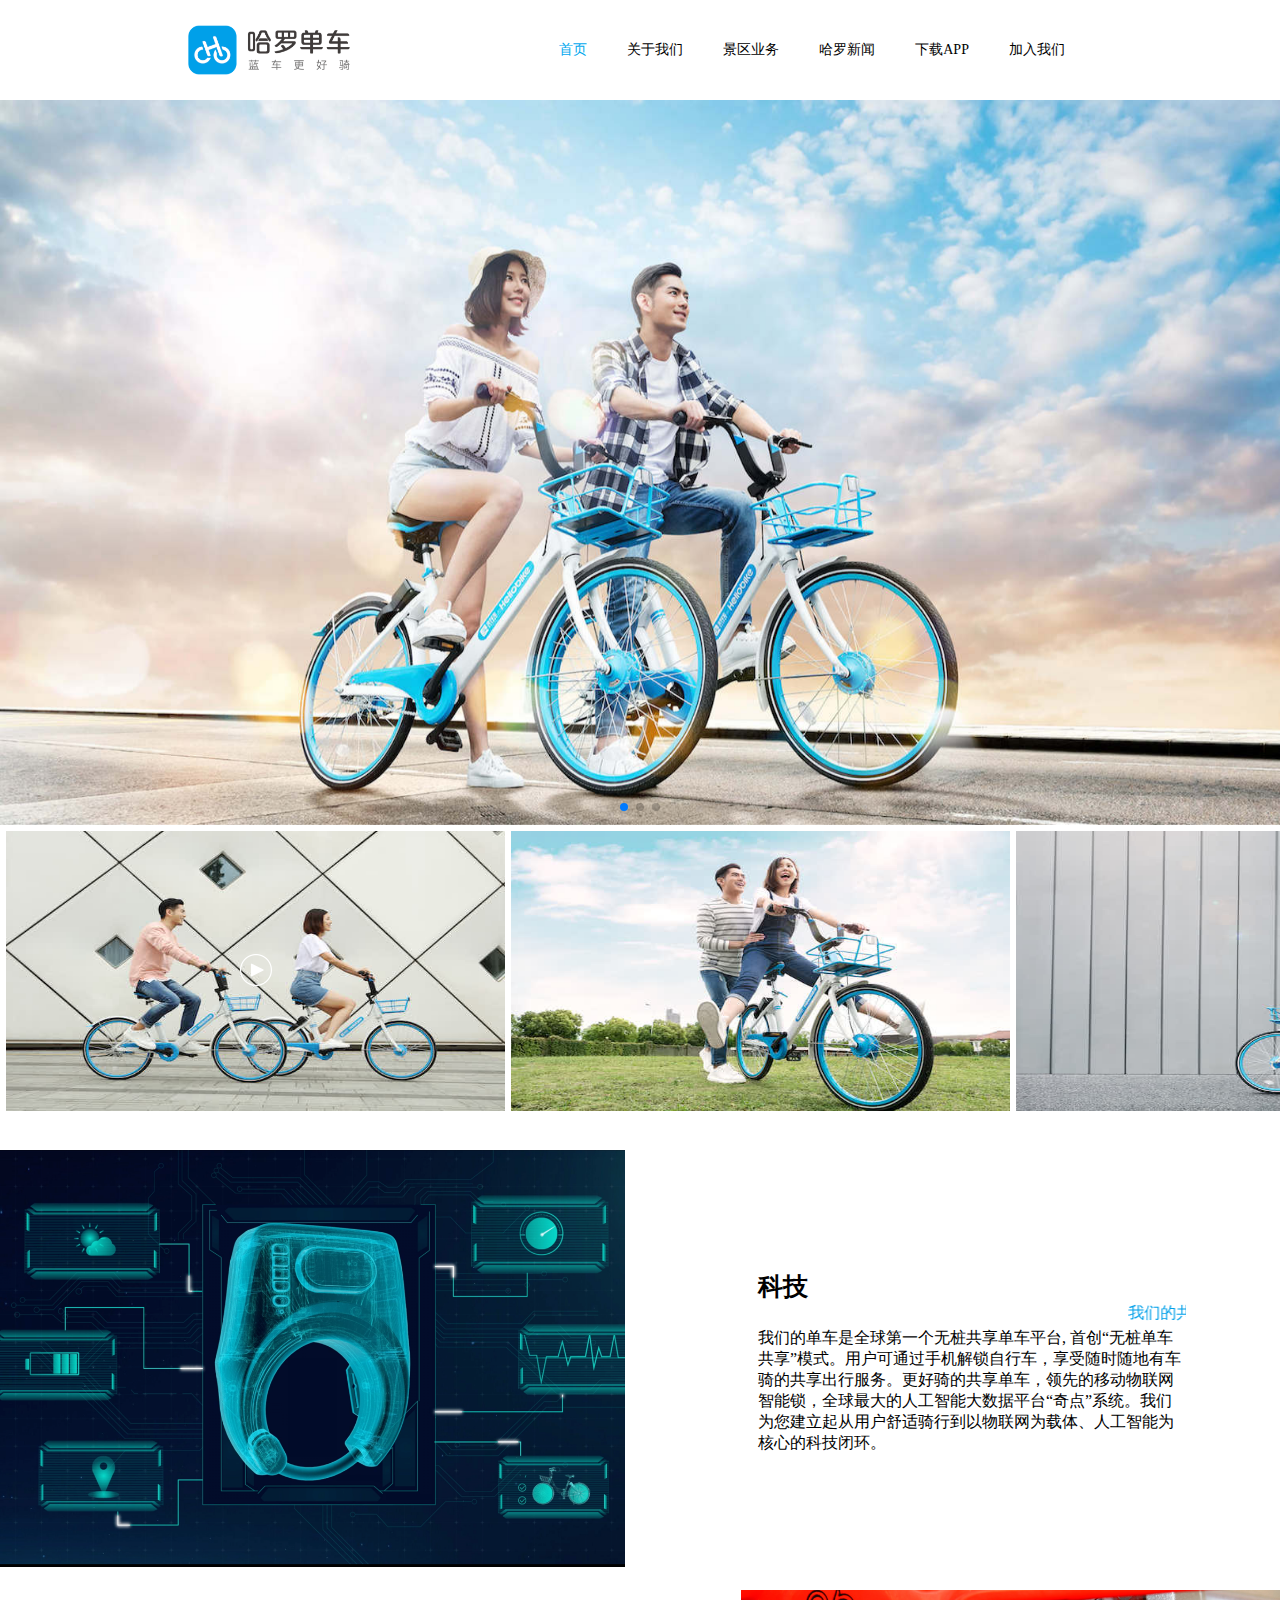
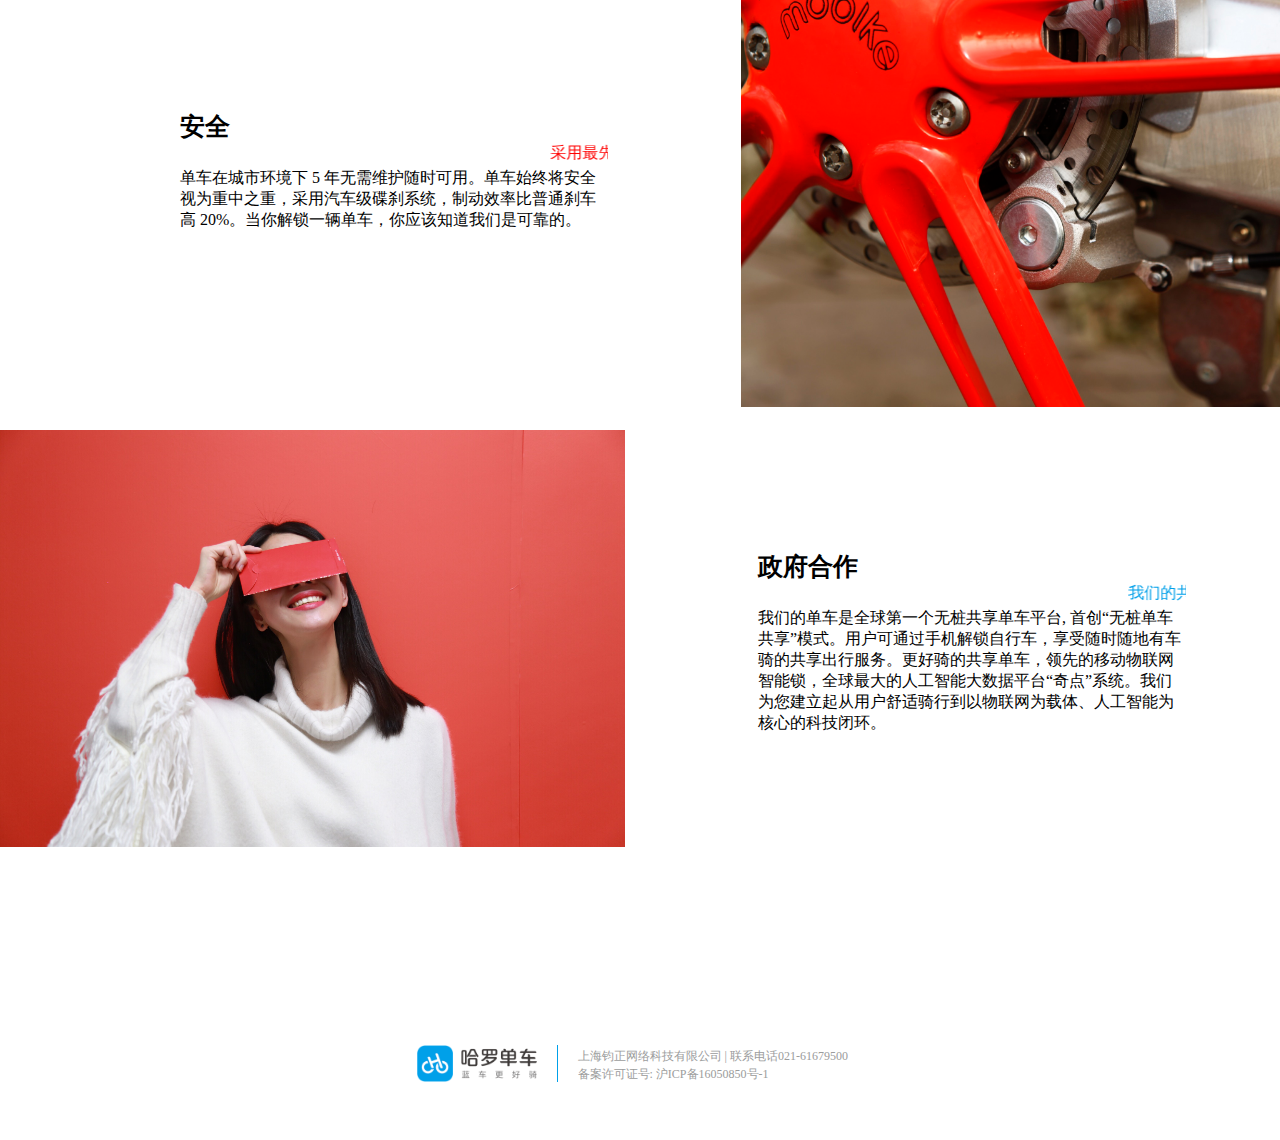
<file: index.html>
<!DOCTYPE html>
<html lang="en">
<head>
	<meta charset="UTF-8">
	<title>哈罗单车首页</title>
	<link rel="stylesheet" href="css/index.css">
	<link rel="stylesheet" href="css/swiper-4.3.3.min.css">
	<script src="js/swiper-4.3.3.min.js"></script>
	<script src="js/index.js"></script>
	<script src="js/animate.js"></script>
</head>
<body>
	<!-- 头部开始 -->
	<div class="head">
		<div class="headzuo"><img src="img/hl.png" alt=""></div>
		<ul class="liebiao">
			<a href="index.html"><li>首页</li></a>
			<a href="ye2.html"><li>关于我们</li></a>
			<a href="ye3.html"><li>景区业务</li></a>
			<a href="ye4.html"><li>哈罗新闻</li></a>
			<a href="ye5.html"><li>下载APP</li></a>
			<a href="ye6.html"><li>加入我们</li></a>
		</ul>
	</div>
	<!-- 轮播图开始 -->
	<!--banner-->
	<div class="swiper-container lunbo">
		<div class="swiper-wrapper">
			<div class="swiper-slide"><img src="img/lbt1.jpg" alt=""></div>
			<div class="swiper-slide"><img src="img/lbt2.jpg" alt=""></div>
			<div class="swiper-slide"><img src="img/lbt3.jpg" alt=""></div>
		</div>
		<!-- 如果需要分页器 -->
		<div class="swiper-pagination"></div>

		<!--&lt;!&ndash; 如果需要导航按钮 &ndash;&gt;-->
		<!--<div class="swiper-button-prev"></div>-->
		<!--<div class="swiper-button-next"></div>-->

		<!--&lt;!&ndash; 如果需要滚动条 &ndash;&gt;-->
		<!--<div class="swiper-scrollbar"></div>-->
	</div>
	<!-- <ul class="lunbo">
		<li><img src="img/lbt3.jpg" alt=""></li>
		<li><img src="img/lbt2.jpg" alt=""></li>
		<li><img src="img/lbt1.jpg" alt=""></li>
		<div class="lunbodian">
			<div></div>
			<div></div>
			<div></div>
		</div>
	</ul> -->
	<!-- 下图开始 -->
	<div class="xiatuneikuan">
		<a href="video/cnp.mp4"><div class="tu1">
						<img src="img/xiatu1.jpg" alt=""><img src="img/play.png" alt="" id="bofang">
						<div class="xianshi"><img src="img/play.png" alt=""></div>
					</div>
		</a>
		<div class="tu1"><img src="img/xiatu2.jpg" alt=""></div>
		<div class="tu1"><img src="img/xiatu3.jpg" alt=""></div>
	</div>
	<!-- 中部特效区 -->
	<div class="zhong">
		<div class="zhongjs">
			<div class="zhongt"><img src="img/zhong1.png" alt=""></div>
			<div class="zhongz">
				<div class="kej">科技</div>
				<marquee behavior="" direction="">我们的共享单车黑科技满满！！</marquee>
				<p>我们的单车是全球第一个无桩共享单车平台,  首创“无桩单车共享”模式。用户可通过手机解锁自行车，享受随时随地有车骑的共享出行服务。更好骑的共享单车，领先的移动物联网智能锁，全球最大的人工智能大数据平台“奇点”系统。我们为您建立起从用户舒适骑行到以物联网为载体、人工智能为核心的科技闭环。</p>
			</div>
		</div>
	</div>
	<div class="zhong">
		<div class="zhongjs2">
			<div class="zhongt2"><img src="img/zhong2.jpg" alt=""></div>
			<div class="zhongz2">
				<div class="kej2">安全</div>
				<marquee behavior="" direction="">采用最先进的刹车制动系统！！！</marquee>
				<p>单车在城市环境下 5 年无需维护随时可用。单车始终将安全视为重中之重，采用汽车级碟刹系统，制动效率比普通刹车高 20%。当你解锁一辆单车，你应该知道我们是可靠的。</p>
			</div>
		</div>
	</div>
	<div class="zhong">
		<div class="zhongjs zhong3">
			<div class="zhongt"><img src="img/zhong3.jpg" alt=""></div>
			<div class="zhongz">
				<div class="kej">政府合作</div>
				<marquee behavior="" direction="">我们的共享单车黑科技满满！！</marquee>
				<p>我们的单车是全球第一个无桩共享单车平台,  首创“无桩单车共享”模式。用户可通过手机解锁自行车，享受随时随地有车骑的共享出行服务。更好骑的共享单车，领先的移动物联网智能锁，全球最大的人工智能大数据平台“奇点”系统。我们为您建立起从用户舒适骑行到以物联网为载体、人工智能为核心的科技闭环。</p>
			</div>
		</div>
	</div>	
	<!-- 底部 -->
	<div class="foot">
		<div class="footneikuan">
			<div class="dihl"><img src="img/hl2.png" alt=""></div>
			<div class="xian"></div>
			<div class="shanghai">上海钧正网络科技有限公司 | 联系电话021-61679500</div>
			<div class="beian">备案许可证号: 沪ICP备16050850号-1</div>
		</div>
	</div>
	<!-- 最底部 -->
	<div class="zuidi"></div>


	<script>
        var mySwiper = new Swiper ('.swiper-container', {
            autoplay:true,
            autoplay: {
                disableOnInteraction: false,
            },
            speed:1000,
            direction: 'horizontal',

            loop: true,
            effect : 'coverflow',


            // 如果需要分页器
            pagination: {
                el: '.swiper-pagination',
                clickable :true,
            },

            // // 如果需要前进后退按钮
            // navigation: {
            //     nextEl: '.swiper-button-next',
            //     prevEl: '.swiper-button-prev',
            // },

            // // 如果需要滚动条
            // scrollbar: {
            //     el: '.swiper-scrollbar',
            // },
        })
	</script>
</body>
</html>
</file>
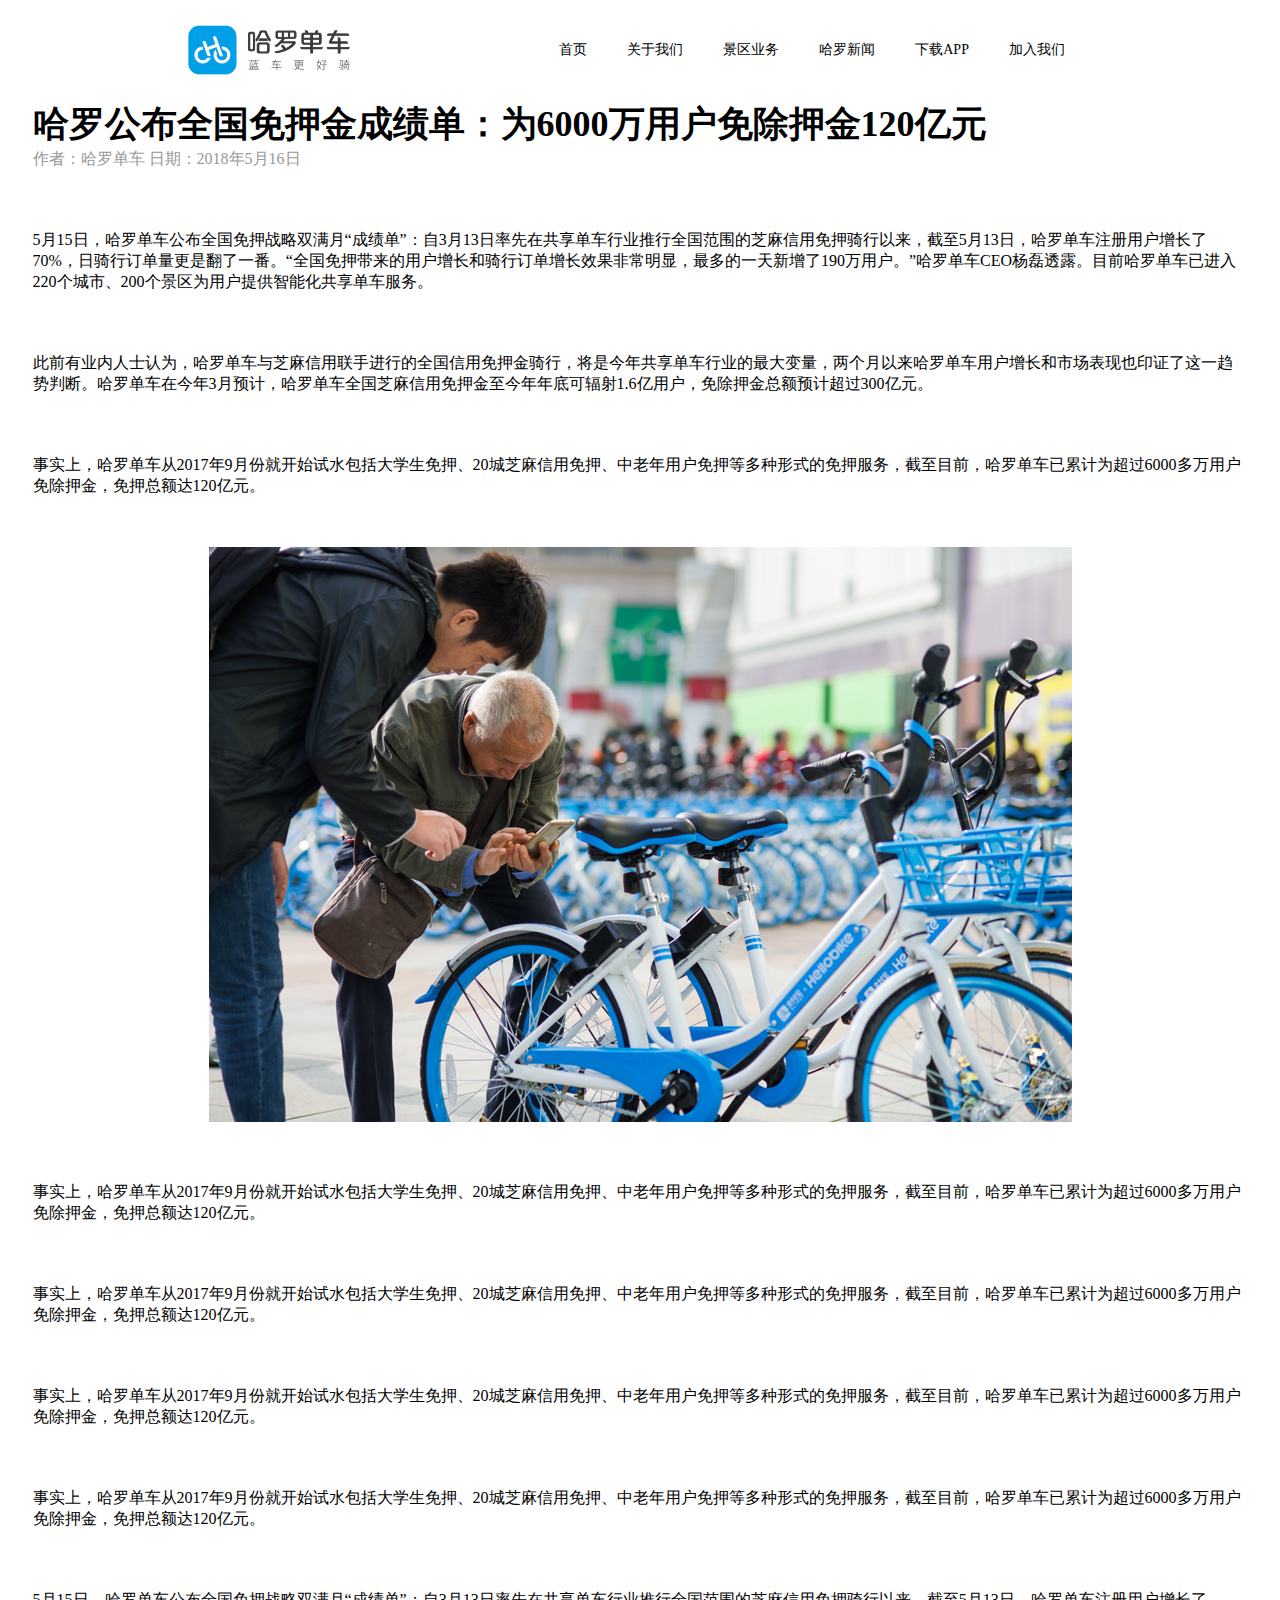
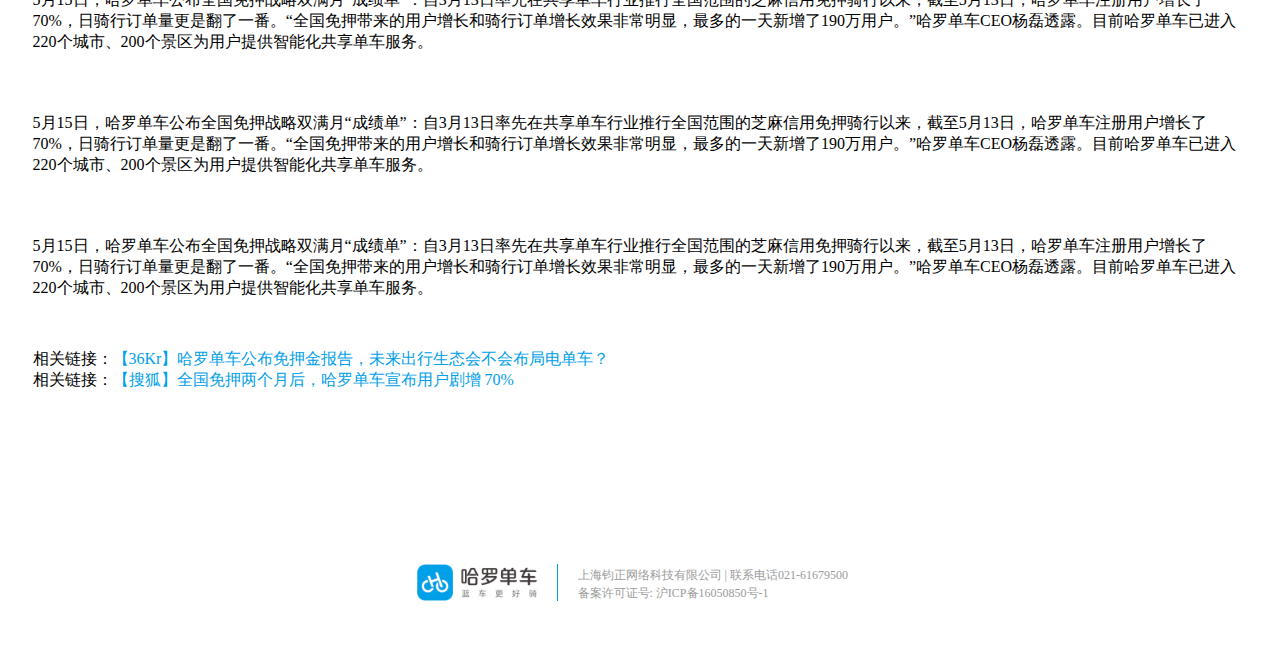
<file: xinwen.html>
<!DOCTYPE html>
<html lang="en">
<head>
	<meta charset="UTF-8">
	<title>新闻详情</title>
	<link rel="stylesheet" href="css/xinwen.css">
</head>
<body>
	<!-- 头部开始 -->
	<div class="head">
		<div class="headzuo"><img src="img/hl.png" alt=""></div>
		<ul class="liebiao">
			<a href="index.html"><li>首页</li></a>
			<a href="index2.html"><li>关于我们</li></a>
			<a href="index3.html"><li>景区业务</li></a>
			<a href="index4.html"><li>哈罗新闻</li></a>
			<a href="index5.html"><li>下载APP</li></a>
			<a href="index6.html"><li>加入我们</li></a>
		</ul>
	</div>
	<div class="xinwen">
		<div class="xinwenneikuan">
			<div class="bt">哈罗公布全国免押金成绩单：为6000万用户免除押金120亿元
			</div>
			<div class="btsj">作者：哈罗单车 日期：2018年5月16日</div>
			<p>5月15日，哈罗单车公布全国免押战略双满月“成绩单”：自3月13日率先在共享单车行业推行全国范围的芝麻信用免押骑行以来，截至5月13日，哈罗单车注册用户增长了70%，日骑行订单量更是翻了一番。“全国免押带来的用户增长和骑行订单增长效果非常明显，最多的一天新增了190万用户。”哈罗单车CEO杨磊透露。目前哈罗单车已进入220个城市、200个景区为用户提供智能化共享单车服务。</p>
			<p>此前有业内人士认为，哈罗单车与芝麻信用联手进行的全国信用免押金骑行，将是今年共享单车行业的最大变量，两个月以来哈罗单车用户增长和市场表现也印证了这一趋势判断。哈罗单车在今年3月预计，哈罗单车全国芝麻信用免押金至今年年底可辐射1.6亿用户，免除押金总额预计超过300亿元。</p>
			<p>事实上，哈罗单车从2017年9月份就开始试水包括大学生免押、20城芝麻信用免押、中老年用户免押等多种形式的免押服务，截至目前，哈罗单车已累计为超过6000多万用户免除押金，免押总额达120亿元。</p>
			<div class="xwt"><img src="img/xwttt.jpg" alt=""></div>
			<p>事实上，哈罗单车从2017年9月份就开始试水包括大学生免押、20城芝麻信用免押、中老年用户免押等多种形式的免押服务，截至目前，哈罗单车已累计为超过6000多万用户免除押金，免押总额达120亿元。</p>
			<p>事实上，哈罗单车从2017年9月份就开始试水包括大学生免押、20城芝麻信用免押、中老年用户免押等多种形式的免押服务，截至目前，哈罗单车已累计为超过6000多万用户免除押金，免押总额达120亿元。</p>
			<p>事实上，哈罗单车从2017年9月份就开始试水包括大学生免押、20城芝麻信用免押、中老年用户免押等多种形式的免押服务，截至目前，哈罗单车已累计为超过6000多万用户免除押金，免押总额达120亿元。</p>
			<p>事实上，哈罗单车从2017年9月份就开始试水包括大学生免押、20城芝麻信用免押、中老年用户免押等多种形式的免押服务，截至目前，哈罗单车已累计为超过6000多万用户免除押金，免押总额达120亿元。</p>
			<p>5月15日，哈罗单车公布全国免押战略双满月“成绩单”：自3月13日率先在共享单车行业推行全国范围的芝麻信用免押骑行以来，截至5月13日，哈罗单车注册用户增长了70%，日骑行订单量更是翻了一番。“全国免押带来的用户增长和骑行订单增长效果非常明显，最多的一天新增了190万用户。”哈罗单车CEO杨磊透露。目前哈罗单车已进入220个城市、200个景区为用户提供智能化共享单车服务。</p>
			<p>5月15日，哈罗单车公布全国免押战略双满月“成绩单”：自3月13日率先在共享单车行业推行全国范围的芝麻信用免押骑行以来，截至5月13日，哈罗单车注册用户增长了70%，日骑行订单量更是翻了一番。“全国免押带来的用户增长和骑行订单增长效果非常明显，最多的一天新增了190万用户。”哈罗单车CEO杨磊透露。目前哈罗单车已进入220个城市、200个景区为用户提供智能化共享单车服务。</p>
			<p>5月15日，哈罗单车公布全国免押战略双满月“成绩单”：自3月13日率先在共享单车行业推行全国范围的芝麻信用免押骑行以来，截至5月13日，哈罗单车注册用户增长了70%，日骑行订单量更是翻了一番。“全国免押带来的用户增长和骑行订单增长效果非常明显，最多的一天新增了190万用户。”哈罗单车CEO杨磊透露。目前哈罗单车已进入220个城市、200个景区为用户提供智能化共享单车服务。</p>
			<div class="lianjie">
				<div class="xglj">相关链接：<a href="http://36kr.com/p/5134098.html">【36Kr】哈罗单车公布免押金报告，未来出行生态会不会布局电单车？</a></div>
				<div class="xglj">相关链接：<a href="http://www.sohu.com/a/231686040_117373">【搜狐】全国免押两个月后，哈罗单车宣布用户剧增 70%</a></div>
			</div>
		</div>
	</div>
		<!-- 底部 -->
	<div class="foot">
		<div class="footneikuan">
			<div class="dihl"><img src="img/hl2.png" alt=""></div>
			<div class="xian"></div>
			<div class="shanghai">上海钧正网络科技有限公司 | 联系电话021-61679500</div>
			<div class="beian">备案许可证号: 沪ICP备16050850号-1</div>
		</div>
	</div>
	<!-- 最底部 -->
	<div class="zuidi"></div>
</body>
</html>
</file>
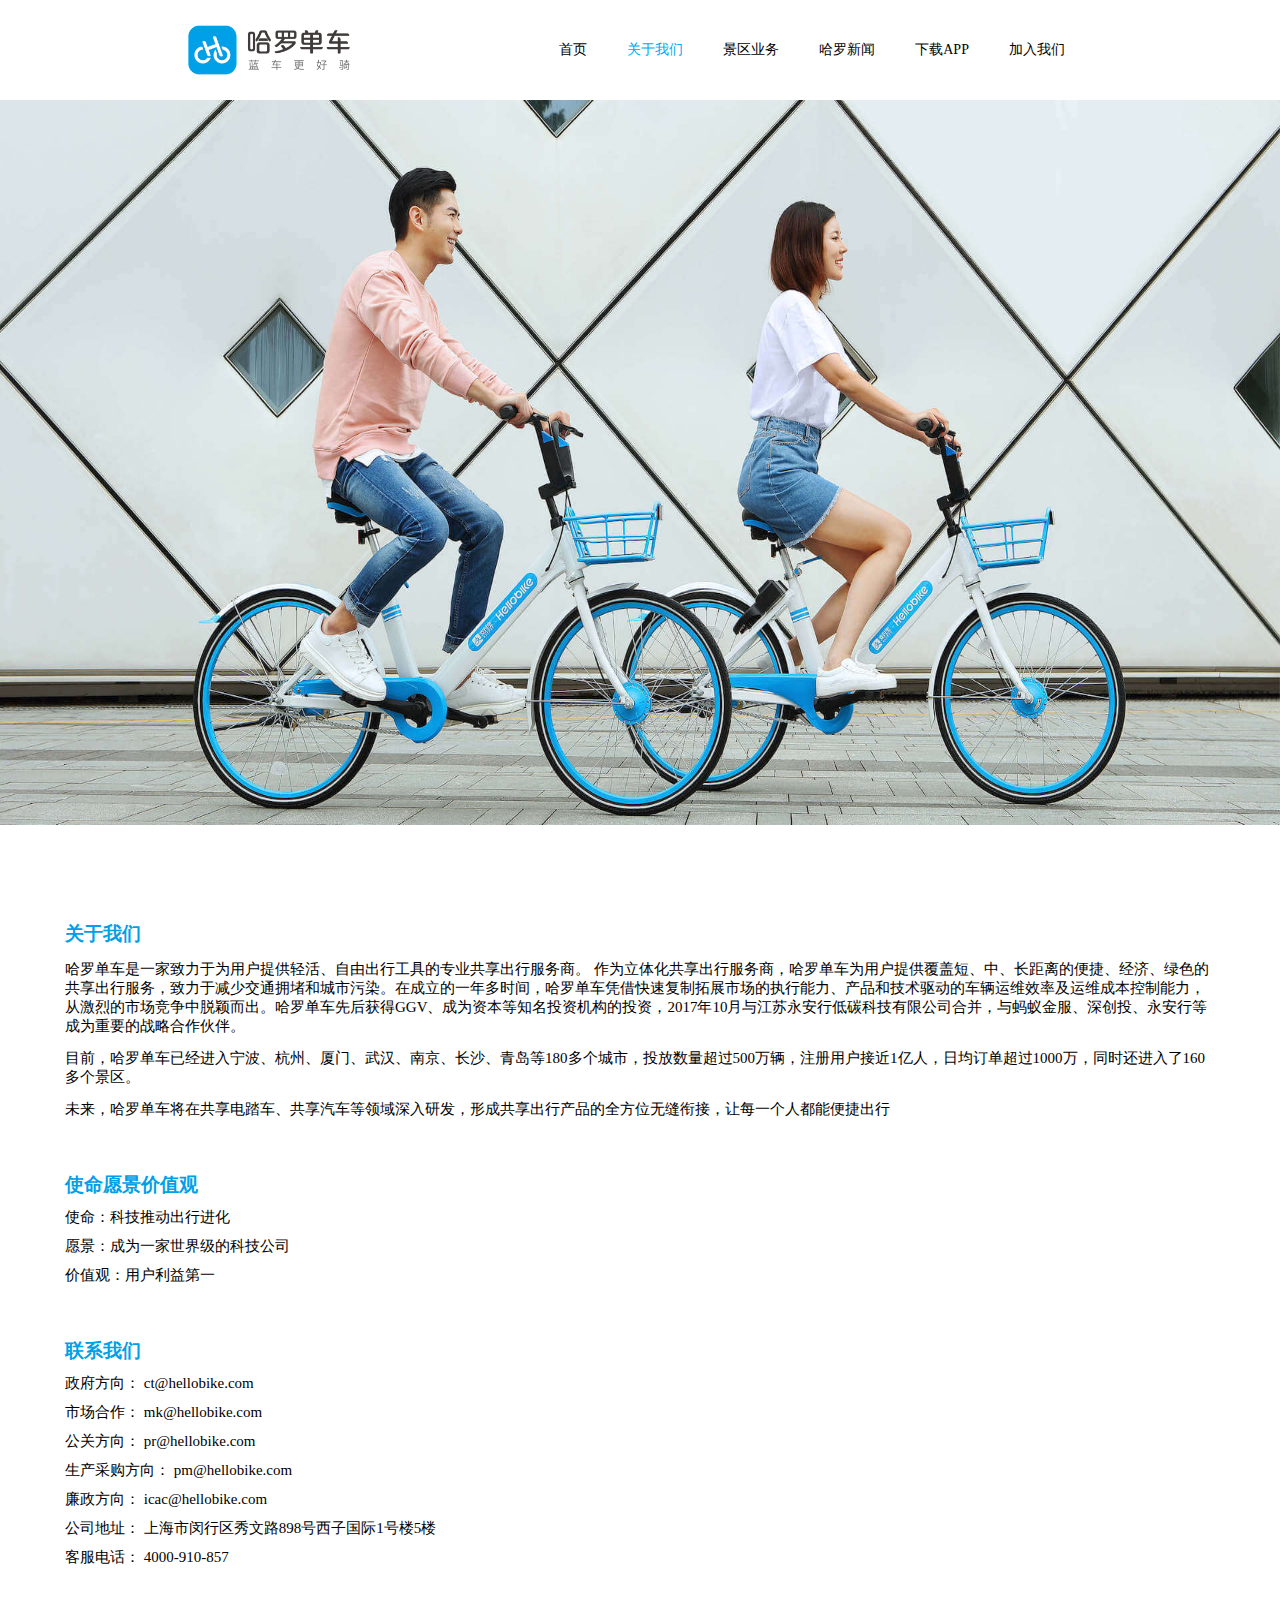
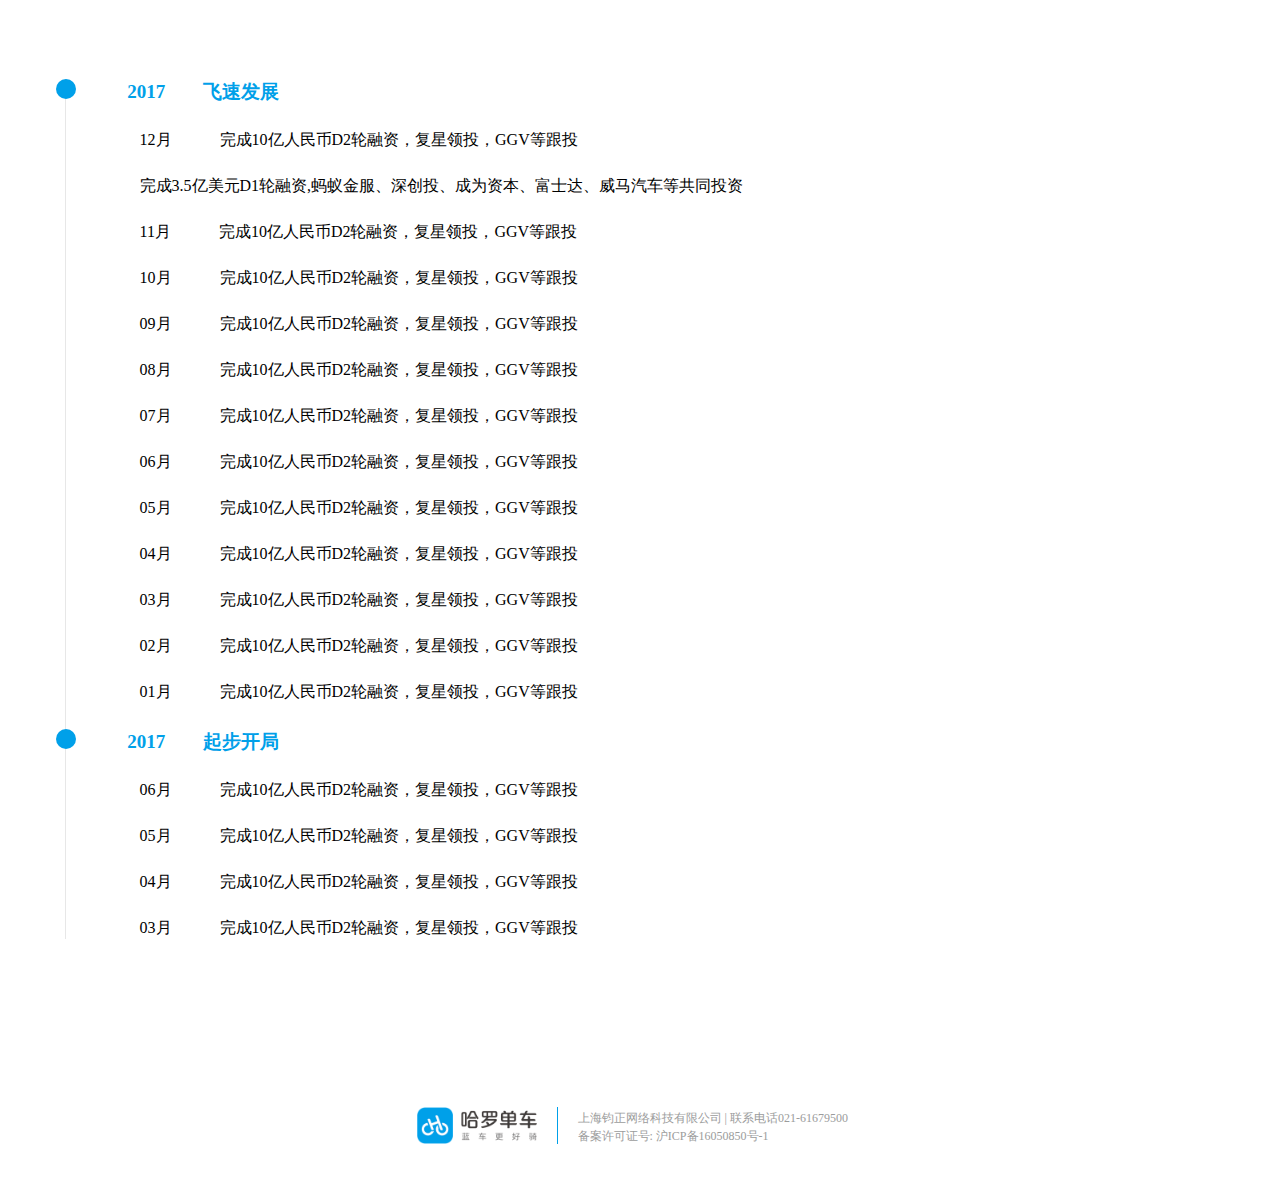
<file: ye2.html>
<!DOCTYPE html>
<html lang="en">
<head>
	<meta charset="UTF-8">
	<title>关于我们</title>
	<link rel="stylesheet" href="css/index2.css">
	<link rel="stylesheet" href="https://at.alicdn.com/t/font_685956_t3y6mx9gt6672e29.css">
</head>
<body>
	<!-- 头部开始 -->
	<div class="head">
		<div class="headzuo"><img src="img/hl.png" alt=""></div>
		<ul class="liebiao">
			<a href="index.html"><li>首页</li></a>
			<a href="ye2.html"><li>关于我们</li></a>
			<a href="ye3.html"><li>景区业务</li></a>
			<a href="ye4.html"><li>哈罗新闻</li></a>
			<a href="ye5.html"><li>下载APP</li></a>
			<a href="ye5.html"><li>加入我们</li></a>
		</ul>
	</div>
	<!-- 背景大图开始 -->
	<div class="datu"><img src="img/gywmimg.jpg" alt=""></div>
	<!-- 介绍 -->
	<div class="gywm">
		<div class="dazi">关于我们</div>
		<p class="gywmp">哈罗单车是一家致力于为用户提供轻活、自由出行工具的专业共享出行服务商。 作为立体化共享出行服务商，哈罗单车为用户提供覆盖短、中、长距离的便捷、经济、绿色的共享出行服务，致力于减少交通拥堵和城市污染。在成立的一年多时间，哈罗单车凭借快速复制拓展市场的执行能力、产品和技术驱动的车辆运维效率及运维成本控制能力，从激烈的市场竞争中脱颖而出。哈罗单车先后获得GGV、成为资本等知名投资机构的投资，2017年10月与江苏永安行低碳科技有限公司合并，与蚂蚁金服、深创投、永安行等成为重要的战略合作伙伴。<br></p>
		<p class="gywmp2">目前，哈罗单车已经进入宁波、杭州、厦门、武汉、南京、长沙、青岛等180多个城市，投放数量超过500万辆，注册用户接近1亿人，日均订单超过1000万，同时还进入了160多个景区。<br></p>
		<p>未来，哈罗单车将在共享电踏车、共享汽车等领域深入研发，形成共享出行产品的全方位无缝衔接，让每一个人都能便捷出行</p>
		</div>
	<div class="jzg">
		<div class="sm">使命愿景价值观</div>
		<p>使命：科技推动出行进化</p>
		<p>愿景：成为一家世界级的科技公司</p>
		<p>价值观：用户利益第一</p>
	</div>
	<div class="lxwm">
		<div class="lxwmwz">联系我们</div>
		<p>政府方向： ct@hellobike.com</p>
		<p>市场合作： mk@hellobike.com</p>
		<p>公关方向： pr@hellobike.com</p>
		<p>生产采购方向： pm@hellobike.com</p>
		<p>廉政方向： icac@hellobike.com</p>
		<p>公司地址： 上海市闵行区秀文路898号西子国际1号楼5楼</p>
		<p>客服电话： 4000-910-857</p>
	</div>
	<!-- 时间轴 -->
	<div class="shijianzhou">
		<div class="yuan1"></div>
		<div class="fsfz">&nbsp;&nbsp;&nbsp;&nbsp;&nbsp;&nbsp;&nbsp;&nbsp;&nbsp;&nbsp;&nbsp;&nbsp;&nbsp;2017&nbsp;&nbsp;&nbsp;&nbsp;&nbsp;&nbsp;&nbsp;&nbsp;飞速发展</div>
		<div class="yue12">
			<div class="yue12top">12月&nbsp;&nbsp;&nbsp;&nbsp;&nbsp;&nbsp;&nbsp;&nbsp;&nbsp;&nbsp;&nbsp;&nbsp;完成10亿人民币D2轮融资，复星领投，GGV等跟投</div>
			<div class="yue12bottom">完成3.5亿美元D1轮融资,蚂蚁金服、深创投、成为资本、富士达、威马汽车等共同投资</div>
		</div>
		<div class="yue11">11月&nbsp;&nbsp;&nbsp;&nbsp;&nbsp;&nbsp;&nbsp;&nbsp;&nbsp;&nbsp;&nbsp;&nbsp;完成10亿人民币D2轮融资，复星领投，GGV等跟投</div>
		<div class="yue11">10月&nbsp;&nbsp;&nbsp;&nbsp;&nbsp;&nbsp;&nbsp;&nbsp;&nbsp;&nbsp;&nbsp;&nbsp;完成10亿人民币D2轮融资，复星领投，GGV等跟投</div>
		<div class="yue11">09月&nbsp;&nbsp;&nbsp;&nbsp;&nbsp;&nbsp;&nbsp;&nbsp;&nbsp;&nbsp;&nbsp;&nbsp;完成10亿人民币D2轮融资，复星领投，GGV等跟投</div>
		<div class="yue11">08月&nbsp;&nbsp;&nbsp;&nbsp;&nbsp;&nbsp;&nbsp;&nbsp;&nbsp;&nbsp;&nbsp;&nbsp;完成10亿人民币D2轮融资，复星领投，GGV等跟投</div>
		<div class="yue11">07月&nbsp;&nbsp;&nbsp;&nbsp;&nbsp;&nbsp;&nbsp;&nbsp;&nbsp;&nbsp;&nbsp;&nbsp;完成10亿人民币D2轮融资，复星领投，GGV等跟投</div>
		<div class="yue11">06月&nbsp;&nbsp;&nbsp;&nbsp;&nbsp;&nbsp;&nbsp;&nbsp;&nbsp;&nbsp;&nbsp;&nbsp;完成10亿人民币D2轮融资，复星领投，GGV等跟投</div>
		<div class="yue11">05月&nbsp;&nbsp;&nbsp;&nbsp;&nbsp;&nbsp;&nbsp;&nbsp;&nbsp;&nbsp;&nbsp;&nbsp;完成10亿人民币D2轮融资，复星领投，GGV等跟投</div>
		<div class="yue11">04月&nbsp;&nbsp;&nbsp;&nbsp;&nbsp;&nbsp;&nbsp;&nbsp;&nbsp;&nbsp;&nbsp;&nbsp;完成10亿人民币D2轮融资，复星领投，GGV等跟投</div>
		<div class="yue11">03月&nbsp;&nbsp;&nbsp;&nbsp;&nbsp;&nbsp;&nbsp;&nbsp;&nbsp;&nbsp;&nbsp;&nbsp;完成10亿人民币D2轮融资，复星领投，GGV等跟投</div>
		<div class="yue11">02月&nbsp;&nbsp;&nbsp;&nbsp;&nbsp;&nbsp;&nbsp;&nbsp;&nbsp;&nbsp;&nbsp;&nbsp;完成10亿人民币D2轮融资，复星领投，GGV等跟投</div>
		<div class="yue11">01月&nbsp;&nbsp;&nbsp;&nbsp;&nbsp;&nbsp;&nbsp;&nbsp;&nbsp;&nbsp;&nbsp;&nbsp;完成10亿人民币D2轮融资，复星领投，GGV等跟投</div>
	</div>
	<div class="shijianzhou2">
		<div class="yuan2"></div>
		<div class="fsfz">&nbsp;&nbsp;&nbsp;&nbsp;&nbsp;&nbsp;&nbsp;&nbsp;&nbsp;&nbsp;&nbsp;&nbsp;&nbsp;2017&nbsp;&nbsp;&nbsp;&nbsp;&nbsp;&nbsp;&nbsp;&nbsp;起步开局</div>
		<div class="yue11">06月&nbsp;&nbsp;&nbsp;&nbsp;&nbsp;&nbsp;&nbsp;&nbsp;&nbsp;&nbsp;&nbsp;&nbsp;完成10亿人民币D2轮融资，复星领投，GGV等跟投</div>
		<div class="yue11">05月&nbsp;&nbsp;&nbsp;&nbsp;&nbsp;&nbsp;&nbsp;&nbsp;&nbsp;&nbsp;&nbsp;&nbsp;完成10亿人民币D2轮融资，复星领投，GGV等跟投</div>
		<div class="yue11">04月&nbsp;&nbsp;&nbsp;&nbsp;&nbsp;&nbsp;&nbsp;&nbsp;&nbsp;&nbsp;&nbsp;&nbsp;完成10亿人民币D2轮融资，复星领投，GGV等跟投</div>
		<div class="yue11">03月&nbsp;&nbsp;&nbsp;&nbsp;&nbsp;&nbsp;&nbsp;&nbsp;&nbsp;&nbsp;&nbsp;&nbsp;完成10亿人民币D2轮融资，复星领投，GGV等跟投</div>
		
	</div>


	<!-- 单机下拉 -->
	<!-- <div class="xiala"><i class="iconfont icon-d-down"></i></div> -->
	<!-- 底部 -->
	<div class="foot">
		<div class="footneikuan">
			<div class="dihl"><img src="img/hl2.png" alt=""></div>
			<div class="xian"></div>
			<div class="shanghai">上海钧正网络科技有限公司 | 联系电话021-61679500</div>
			<div class="beian">备案许可证号: 沪ICP备16050850号-1</div>
		</div>
	</div>
	<!-- 最底部 -->
	<div class="zuidi"></div>
</body>
</html>
</file>
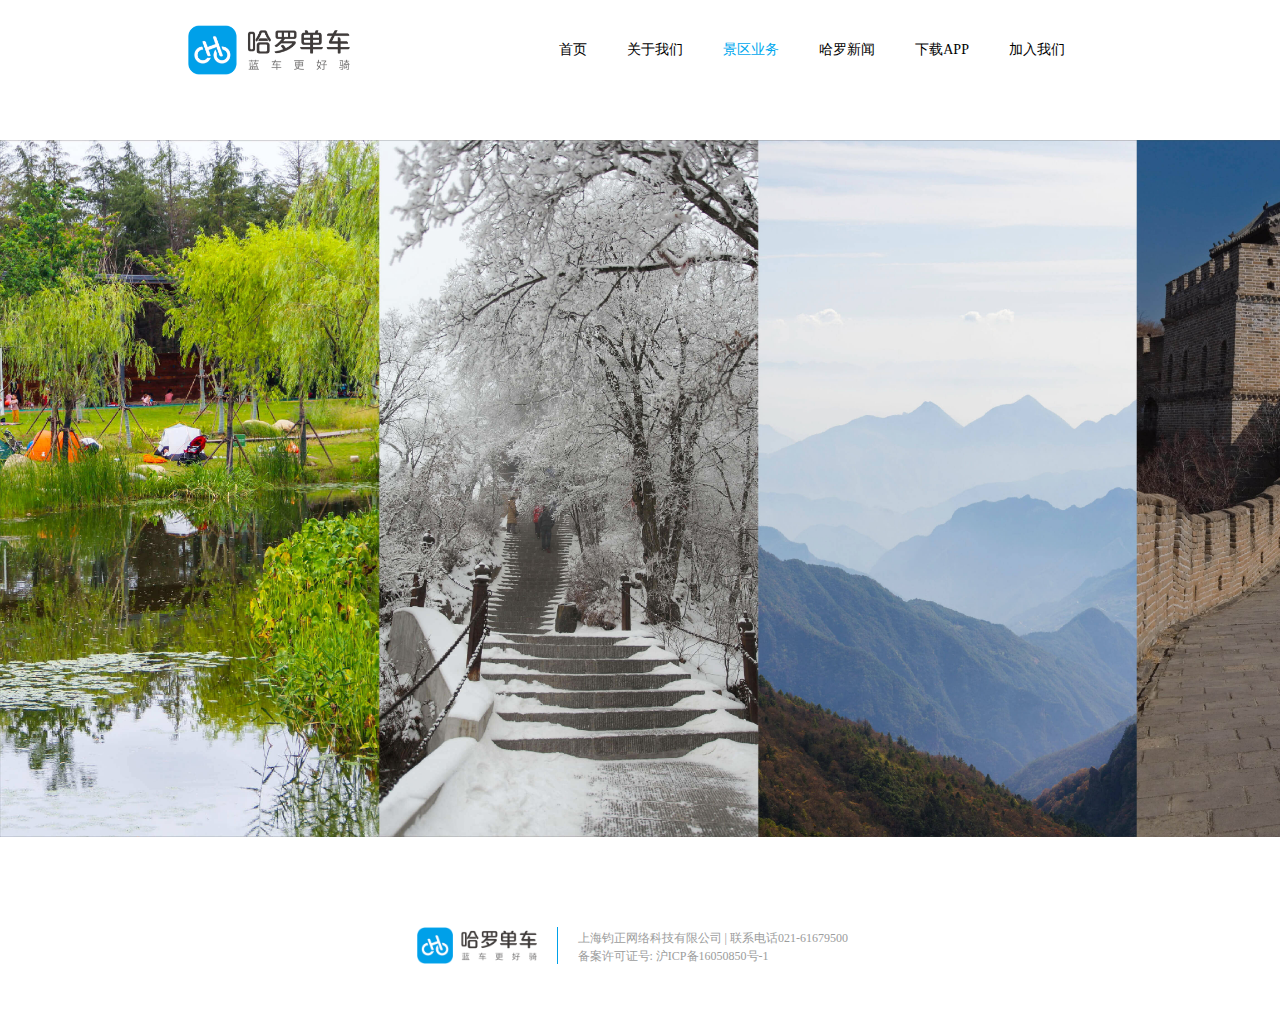
<file: ye3.html>
<!DOCTYPE html>
<html lang="en">
<head>
	<meta charset="UTF-8">
	<title>景区业务</title>
	<link rel="stylesheet" href="css/index3.css">
</head>
<body>
	<!-- 头部开始 -->
	<div class="head">
		<div class="headzuo"><img src="img/hl.png" alt=""></div>
		<ul class="liebiao">
			<a href="index.html"><li>首页</li></a>
			<a href="ye2.html"><li>关于我们</li></a>
			<a href="ye3.html"><li>景区业务</li></a>
			<a href="ye4.html"><li>哈罗新闻</li></a>
			<a href="ye5.html"><li>下载APP</li></a>
			<a href="ye6.html"><li>加入我们</li></a>
		</ul>
	</div>
	<!-- 图片开始 -->
	<div class="tupianzong">
		<div class="cupianneikuan">
			<div class="tu1">
				<img src="img/scenic-1.jpg" alt="">
				<div class="xianshikuang">
					<div class="xsk1">浦江郊野公园</div>
					<div class="xian"></div>
					<div class="xsk2">入住时间：2017.8.25</div>
				</div>
			</div>
			<div class="tu1">
				<img src="img/scenic-2.jpg" alt="">
				<div class="xianshikuang">
					<div class="xsk1">浦江郊野公园</div>
					<div class="xian"></div>
					<div class="xsk2">入住时间：2017.8.25</div>
				</div>
			</div>
			<div class="tu1">
				<img src="img/scenic-3.jpg" alt="">
				<div class="xianshikuang">
					<div class="xsk1">浦江郊野公园</div>
					<div class="xian"></div>
					<div class="xsk2">入住时间：2017.8.25</div>
				</div>
			</div>
			<div class="tu1">
				<img src="img/scenic-4.jpg" alt="">
				<div class="xianshikuang">
					<div class="xsk1">浦江郊野公园</div>
					<div class="xian"></div>
					<div class="xsk2">入住时间：2017.8.25</div>
				</div>
			</div>
		</div>
	</div>
		<!-- 底部 -->
	<div class="foot">
		<div class="footneikuan">
			<div class="dihl"><img src="img/hl2.png" alt=""></div>
			<div class="xian1"></div>
			<div class="shanghai">上海钧正网络科技有限公司 | 联系电话021-61679500</div>
			<div class="beian">备案许可证号: 沪ICP备16050850号-1</div>
		</div>
	</div>
	<!-- 最底部 -->
	<div class="zuidi"></div>
</body>
</html>
</file>
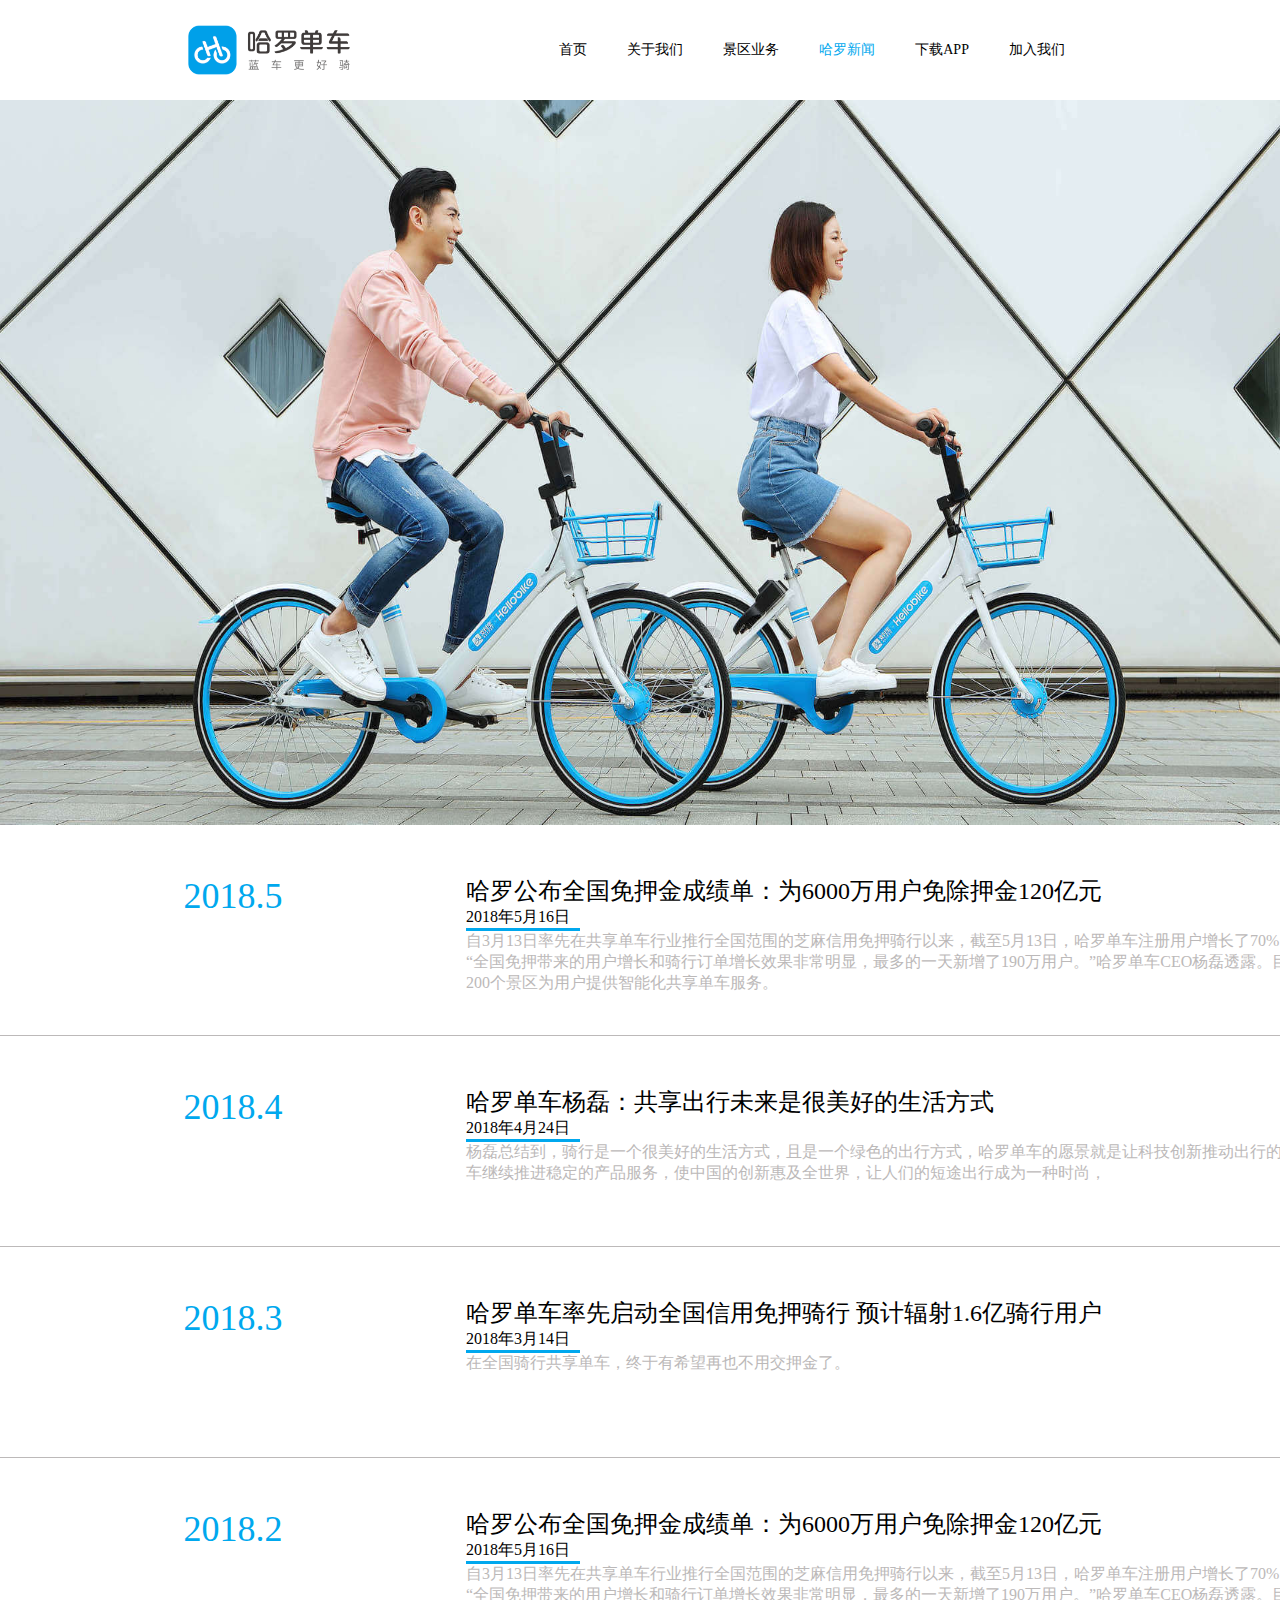
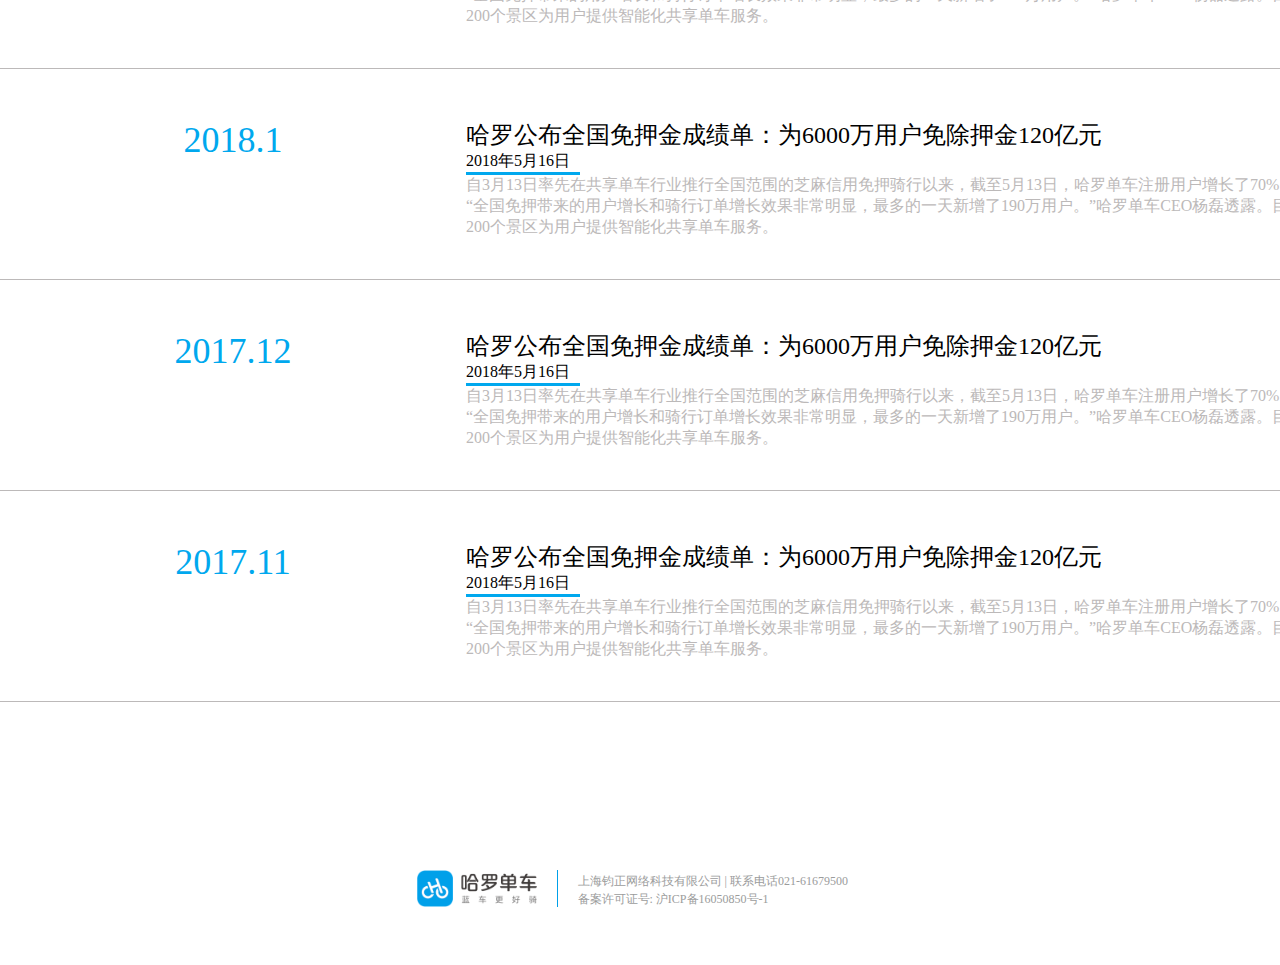
<file: ye4.html>
<!DOCTYPE html>
<html lang="en">
<head>
	<meta charset="UTF-8">
	<title>哈罗新闻</title>
	<link rel="stylesheet" href="css/index4.css">
</head>
<body>
	<!-- 头部开始 -->
	<div class="head">
		<div class="headzuo"><img src="img/hl.png" alt=""></div>
		<ul class="liebiao">
			<a href="index.html"><li>首页</li></a>
			<a href="ye2.html"><li>关于我们</li></a>
			<a href="ye3.html"><li>景区业务</li></a>
			<a href="ye4.html"><li>哈罗新闻</li></a>
			<a href="ye5.html"><li>下载APP</li></a>
			<a href="ye6.html"><li>加入我们</li></a>
		</ul>
	</div>
	<!-- 背景大图开始 -->
	<div class="datu"><img src="img/gywmimg.jpg" alt=""></div>
	<!-- 新闻介绍 -->
	<a href="xinwen.html">
		<div class="xwjs">
			<div class="wxjsl">2018.5</div>
			<div class="wxjsr">
				<div class="hlgb">哈罗公布全国免押金成绩单：为6000万用户免除押金120亿元</div>
				<div class="xwrq">2018年5月16日</div>
				<p>自3月13日率先在共享单车行业推行全国范围的芝麻信用免押骑行以来，截至5月13日，哈罗单车注册用户增长了70%，日骑行订单量更是翻了一番。“全国免押带来的用户增长和骑行订单增长效果非常明显，最多的一天新增了190万用户。”哈罗单车CEO杨磊透露。目前哈罗单车已进入220个城市、200个景区为用户提供智能化共享单车服务。</p>
			</div>
		</div>
	</a>
	<a href="xinwen.html">
		<div class="xwjs">
			<div class="wxjsl">2018.4</div>
			<div class="wxjsr">
				<div class="hlgb">哈罗单车杨磊：共享出行未来是很美好的生活方式</div>
				<div class="xwrq">2018年4月24日</div>
				<p>杨磊总结到，骑行是一个很美好的生活方式，且是一个绿色的出行方式，哈罗单车的愿景就是让科技创新推动出行的净化，减少碳排放。未来哈罗单车继续推进稳定的产品服务，使中国的创新惠及全世界，让人们的短途出行成为一种时尚，</p>
			</div>
		</div>
	</a>
	<a href="xinwen.html">
		<div class="xwjs">
			<div class="wxjsl">2018.3</div>
			<div class="wxjsr">
				<div class="hlgb">哈罗单车率先启动全国信用免押骑行  预计辐射1.6亿骑行用户</div>
				<div class="xwrq">2018年3月14日</div>
				<p>在全国骑行共享单车，终于有希望再也不用交押金了。</p>
			</div>
		</div>
	</a>
	<a href="xinwen.html">
		<div class="xwjs">
			<div class="wxjsl">2018.2</div>
			<div class="wxjsr">
				<div class="hlgb">哈罗公布全国免押金成绩单：为6000万用户免除押金120亿元</div>
				<div class="xwrq">2018年5月16日</div>
				<p>自3月13日率先在共享单车行业推行全国范围的芝麻信用免押骑行以来，截至5月13日，哈罗单车注册用户增长了70%，日骑行订单量更是翻了一番。“全国免押带来的用户增长和骑行订单增长效果非常明显，最多的一天新增了190万用户。”哈罗单车CEO杨磊透露。目前哈罗单车已进入220个城市、200个景区为用户提供智能化共享单车服务。</p>
			</div>
		</div>
	</a>
	<a href="xinwen.html">
		<div class="xwjs">
			<div class="wxjsl">2018.1</div>
			<div class="wxjsr">
				<div class="hlgb">哈罗公布全国免押金成绩单：为6000万用户免除押金120亿元</div>
				<div class="xwrq">2018年5月16日</div>
				<p>自3月13日率先在共享单车行业推行全国范围的芝麻信用免押骑行以来，截至5月13日，哈罗单车注册用户增长了70%，日骑行订单量更是翻了一番。“全国免押带来的用户增长和骑行订单增长效果非常明显，最多的一天新增了190万用户。”哈罗单车CEO杨磊透露。目前哈罗单车已进入220个城市、200个景区为用户提供智能化共享单车服务。</p>
			</div>
		</div>
	</a>
	<a href="xinwen.html">
		<div class="xwjs">
			<div class="wxjsl">2017.12</div>
			<div class="wxjsr">
				<div class="hlgb">哈罗公布全国免押金成绩单：为6000万用户免除押金120亿元</div>
				<div class="xwrq">2018年5月16日</div>
				<p>自3月13日率先在共享单车行业推行全国范围的芝麻信用免押骑行以来，截至5月13日，哈罗单车注册用户增长了70%，日骑行订单量更是翻了一番。“全国免押带来的用户增长和骑行订单增长效果非常明显，最多的一天新增了190万用户。”哈罗单车CEO杨磊透露。目前哈罗单车已进入220个城市、200个景区为用户提供智能化共享单车服务。</p>
			</div>
		</div>
	</a>
	<a href="xinwen.html">
		<div class="xwjs">
			<div class="wxjsl">2017.11</div>
			<div class="wxjsr">
				<div class="hlgb">哈罗公布全国免押金成绩单：为6000万用户免除押金120亿元</div>
				<div class="xwrq">2018年5月16日</div>
				<p>自3月13日率先在共享单车行业推行全国范围的芝麻信用免押骑行以来，截至5月13日，哈罗单车注册用户增长了70%，日骑行订单量更是翻了一番。“全国免押带来的用户增长和骑行订单增长效果非常明显，最多的一天新增了190万用户。”哈罗单车CEO杨磊透露。目前哈罗单车已进入220个城市、200个景区为用户提供智能化共享单车服务。</p>
			</div>
		</div>
	</a>
	<!-- 底部 -->
	<div class="foot">
		<div class="footneikuan">
			<div class="dihl"><img src="img/hl2.png" alt=""></div>
			<div class="xian"></div>
			<div class="shanghai">上海钧正网络科技有限公司 | 联系电话021-61679500</div>
			<div class="beian">备案许可证号: 沪ICP备16050850号-1</div>
		</div>
	</div>
	<!-- 最底部 -->
	<div class="zuidi"></div>
</body>
</html>
</file>
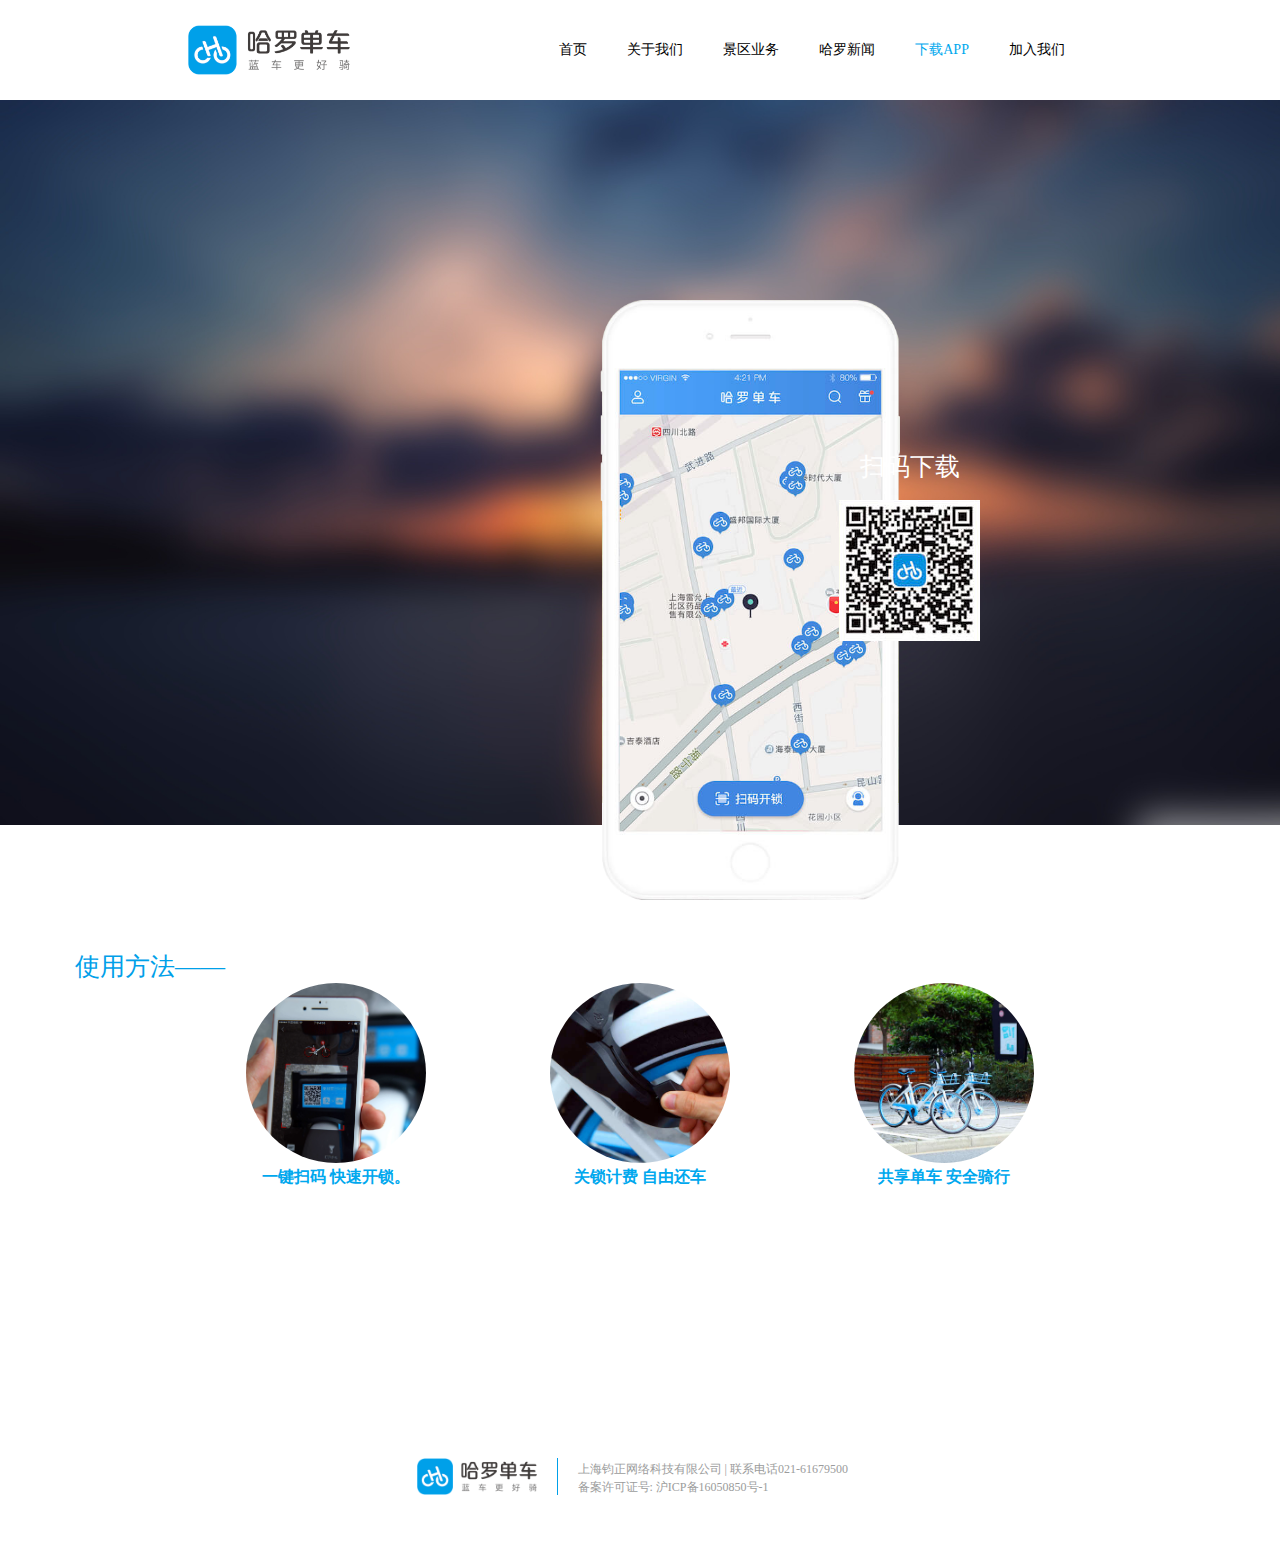
<file: ye5.html>
<!DOCTYPE html>
<html lang="en">
<head>
	<meta charset="UTF-8">
	<title>下载app</title>
	<link rel="stylesheet" href="css/index5.css">
</head>
<body>
	<!-- 头部开始 -->
	<div class="head">
		<div class="headzuo"><img src="img/hl.png" alt=""></div>
		<ul class="liebiao">
			<a href="index.html"><li>首页</li></a>
			<a href="ye2.html"><li>关于我们</li></a>
			<a href="ye3.html"><li>景区业务</li></a>
			<a href="ye4.html"><li>哈罗新闻</li></a>
			<a href="ye5.html"><li>下载APP</li></a>
			<a href="ye6.html"><li>加入我们</li></a>
		</ul>
	</div>
	<!-- 背景大图开始 -->
	<div class="datu"><img src="img/fj.jpg" alt="">
		<div class="shouji"><img src="img/phone.png" alt=""></div>
		<div class="ewmimg"><img src="img/ewm.png" alt=""></div>
		<div class="smxz">扫码下载</div>
	</div>
	<!-- 使用介绍 -->
	<div class="syjs">
		<div class="syjsneikuan">
			<div class="syff">使用方法——</div>
			<div class="syjstz">
				<div class="syjst"><img src="img/sy1.jpg" alt="">一键扫码 快速开锁。</div>
				<div class="syjst"><img src="img/sy2.jpg" alt="">关锁计费 自由还车</div>
				<div class="syjst"><img src="img/sy3.jpg" alt="">共享单车 安全骑行</div>

			</div>
		</div>
	</div>
	<!-- 底部 -->
	<div class="foot">
		<div class="footneikuan">
			<div class="dihl"><img src="img/hl2.png" alt=""></div>
			<div class="xian"></div>
			<div class="shanghai">上海钧正网络科技有限公司 | 联系电话021-61679500</div>
			<div class="beian">备案许可证号: 沪ICP备16050850号-1</div>
		</div>
	</div>
	<!-- 最底部 -->
	<div class="zuidi"></div>
</body>
</html>
</file>
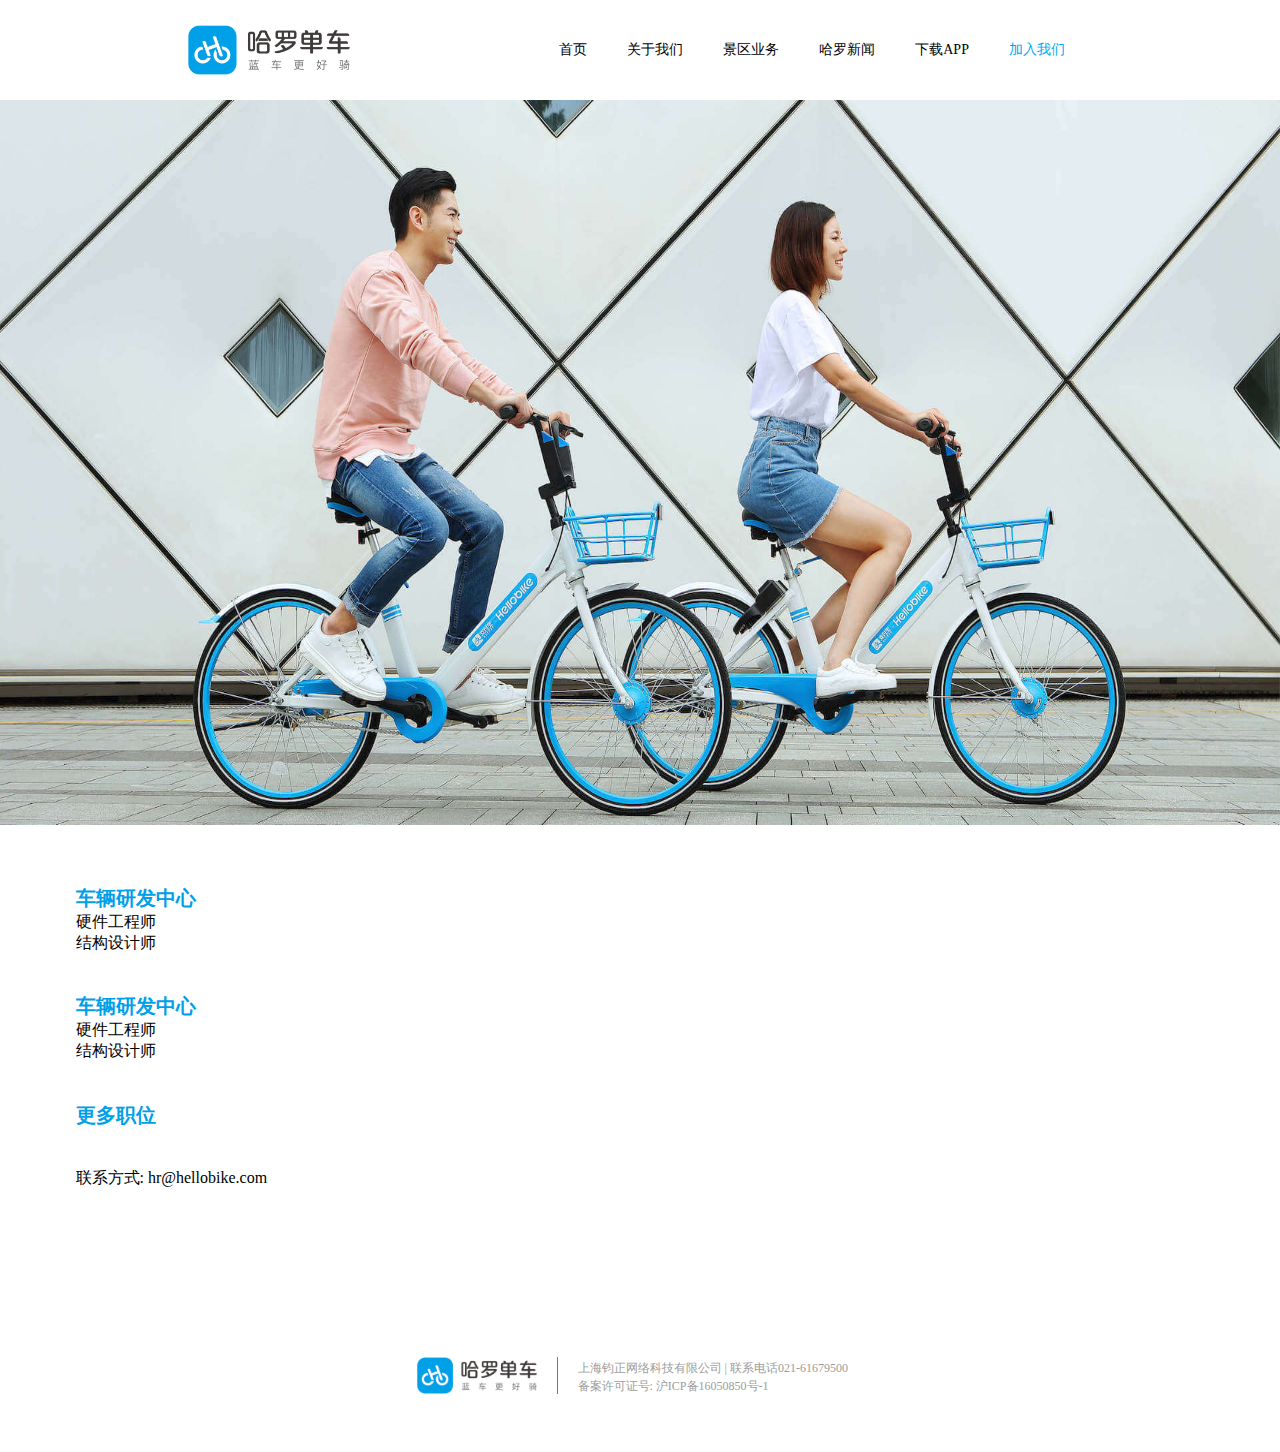
<file: ye6.html>
<!DOCTYPE html>
<html lang="en">
<head>
	<meta charset="UTF-8">
	<title>加入我们</title>
	<link rel="stylesheet" href="css/index6.css">
</head>
<body>
	<!-- 头部开始 -->
	<div class="head">
		<div class="headzuo"><img src="img/hl.png" alt=""></div>
		<ul class="liebiao">
			<a href="index.html"><li>首页</li></a>
			<a href="ye2.html"><li>关于我们</li></a>
			<a href="ye3.html"><li>景区业务</li></a>
			<a href="ye4.html"><li>哈罗新闻</li></a>
			<a href="ye5.html"><li>下载APP</li></a>
			<a href="ye6.html"><li>加入我们</li></a>
		</ul>
	</div>
	<!-- 背景大图开始 -->
	<div class="datu"><img src="img/gywmimg.jpg" alt=""></div>
	<!-- 加入我们 -->
	<div class="jrwm">
		<div class="clyfzx">
			<div class="clyfzxz">车辆研发中心</div>
			<a href="">硬件工程师</a>
			<a href="">结构设计师</a>
		</div>
		<div class="clyfzx">
			<div class="clyfzxz">车辆研发中心</div>
			<a href="">硬件工程师</a>
			<a href="">结构设计师</a>
		</div>
		<div class="clyfzxz">更多职位</div>
		<div class="wangzhi">联系方式: hr@hellobike.com</div>
	</div>
	<!-- 底部 -->
	<div class="foot">
		<div class="footneikuan">
			<div class="dihl"><img src="img/hl2.png" alt=""></div>
			<div class="xian"></div>
			<div class="shanghai">上海钧正网络科技有限公司 | 联系电话021-61679500</div>
			<div class="beian">备案许可证号: 沪ICP备16050850号-1</div>
		</div>
	</div>
	<!-- 最底部 -->
	<div class="zuidi"></div>
</body>
</html>
</file>
<file: css/index.css>
*{
	margin: 0;
	padding: 0;
	list-style: none;
}
a{
	text-decoration: none;
}
.head{
	width: 100%;
	height: 100px;
/* 	background: pink; */
	position: relative;
}
.headzuo{
	width: 164px;
	height: 100px;
	position: absolute;
	left: 187px;
}
.liebiao{
	width: 506px;
	height: 100px;
/* 	background: red; */
	position: absolute;
	right: 215px;
	display: flex;
	justify-content: space-between;
	align-items: center;
}
.liebiao li{
	font-size: 14px;
	color: #000;
}
.liebiao a:first-child li{
	color: #00a8ee;
}
.liebiao li:hover{
	color: #00a8ee;
}
.lunbo{
	width: 100%;
	height: 725px;
/* 	background: pink; */
	position: relative;
	overflow: hidden;
}
.lunbo  img{
	width: 1519px;
	height: 725px;
}
.lunbo li{
	position: absolute;
	left: 1519px;
}
.lunbo li:first-child{
	position: absolute;
	left: 0;
}
.lunbodian{
	width: 70px;
	height: 25px;
	/* background: pink; */
	position: absolute;
	top: 680px;
	left: 0;
	right: 0;
	margin-left: auto;
	margin-right: auto;
	display: flex;
	justify-content: space-between;
}
.lunbodian div{
	width: 12px;
	height: 12px;
	border-radius: 50%;
	background: rgba(0, 0, 0, 0.2);
	border: 4px solid rgba(0, 0, 0, 0.1);
}
.lunbodian div.hot{
	background: #00a0e9;
	border: 4px solid #fff;
}
/* .lunbodian div:nth-child(2):hover{
	background: #fff;
}
.lunbodian div:nth-child(3):hover{
	background: #fff;
} */
.xiatuneikuan{
	width: 1519px;
	height: 300px;
/* 	background: pink; */
}
.tu1{
	width: 499px;
	height: 280px;
	background: pink;
	float: left;
	margin-top: 6px;
	margin-left: 6px;
	transition:all 1s;
}
.tu1:hover{
	box-shadow: 0px 0px 10px 1px rgba(0, 0, 0, 0.5);
	transform:translateY(10px);
}
.tu1:last-child{
	position: relative;
}
.tu1 img{
	width: 499px;
	height: 280px;
}
#bofang{
	width: 32px;
	height: 32px;
	position: absolute;
	top: 123px;
	left: 0;
	right: 0;
	margin-left: auto;
	margin-right: auto;
}
.xianshi{
	width: 499px;
	height: 280px;
	background: rgba(0, 0, 0, 0.5);
	position: absolute;
	top: 0;
	display: none;
}
.tu1:last-child:hover .xianshi{
	display: block;
}
.xianshi img{
	width: 32px;
	height: 32px;
	margin-top: 124px;
	margin-left: 234px;
}
/* 下部 */
.zhong{
	width: 100%;
	height: 415px;
	margin-top: 25px;
	/* background: pink; */
}
.zhongjs{
	width: 1366px;
	height: 415px;
/* 	background:#06ecc12b; */
	margin: 0 auto;
	/* margin-top: 350px; */
}
.zhongt{
	width: 625px;
	height: 417px;
	float: left;
}
.zhongt img{
	width: 625px;
	height: 417px;
	transition:all 1s;
}
.zhongt img:hover{
	transform:translateY(-20px);
	box-shadow:0 0 10px 5px rgba(0,0,0,0.5);
}
.zhongz{
	width: 428px;
	height: 231px;
/* 	background: red; */
	float: right;
	margin-top: 120px;
	margin-right: 180px;
}
.kej{
	font-size: 25px;
	font-weight: bold;
}
.zhongz marquee{
	color: #00a0e9;
}
.zhongjs2{
	width: 1366px;
	height: 415px;
	/* background:#ec065b7d; */
	margin: 0 auto;
	margin-top: 20px;
}
.zhongt2{
	width: 625px;
	height: 417px;
	float: right;
}
.zhongt2 img{
	width: 625px;
	height: 417px;
	transition:all 1s;
}
.zhongz2{
	width: 428px;
	height: 231px;
/* 	background: red; */
	float:left;
	margin-top: 120px;
	margin-left: 180px;
}
.kej2{
	font-size: 25px;
	font-weight: bold;
}
.zhongz2 marquee{
	color: red;
}
.zhongt2 img:hover{
	transform:translateY(-20px);
	box-shadow:0 0 10px 5px rgba(0,0,0,0.5);
}
.zhong3{
	margin-top: 25px;
	/* background:#ffff0063; */

}
/* 底部 */
.foot{
	width: 100%;
	height: 37px;
/* 	background: red; */
	margin-top: 200px;
}
.footneikuan{
	width: 447px;
	height: 37px;
/* 	background: yellow; */
	margin: 0 auto;
	position: relative;
}
.dihl{
	width: 140px;
	height: 37px;

}
.xian{
	width:1px;
	height: 37px;
	background: #00a0e9;
	position: absolute;
	left: 140px;
	top: 0;
}
.shanghai{
	font-size: 12px;
	color: #9b9c9c;
	position: absolute;
	top: 3px;
	left: 161px;
}
.beian{
	font-size: 12px;
	color: #9b9c9c;
	position: absolute;
	left: 161px;
	top: 21px;
}
/* 底部填充 */
.zuidi{
	width: 100%;
	height: 58px;
	background: #fff;
}
</file>
<file: css/xinwen.css>
*{
	margin: 0;
	padding: 0;
	list-style: none;
}
a{
	text-decoration: none;
}
.head{
	width: 100%;
	height: 100px;
/* 	background: pink; */
	position: relative;
}
.headzuo{
	width: 164px;
	height: 100px;
	position: absolute;
	left: 187px;
}
.liebiao{
	width: 506px;
	height: 100px;
/* 	background: red; */
	position: absolute;
	right: 215px;
	display: flex;
	justify-content: space-between;
	align-items: center;
}
.liebiao li{
	font-size: 14px;
	color: #000;
}
/* .liebiao a:nth-child(6) li{
	color: #00a8ee;
} */
.liebiao li:hover{
	color: #00a8ee;
}
.datu{
	width: 100%;
	height: 725px;
	background: pink;
}
.datu img{
	width: 100%;
	height: 725px;
}
.xinwen{
	width: 100%;
	height: 1896px;
/* 	background: pink; */
}
.xinwenneikuan{
	width: 1215px;
	height: 1896px;
/* 	background: red; */
	margin: 0 auto;
}
.bt{
	font-size: 36px;
	font-weight: bold;
}
.btsj{
	color: #999;
}
.xinwenneikuan p{
	margin-top: 60px;
}
.xwt{
	width: 863px;
	height: 575px;
	margin: 0 auto;
	margin-top: 50px;
}
.xwt img{
	width: 863px;
	height: 575px;
}
.lianjie{
	margin-top: 50px;
}
.xglj a{
	color: #00a0e9;
}
/* 底部 */
.foot{
	width: 100%;
	height: 37px;
/* 	background: red; */
	margin-top: 168px;
}
.footneikuan{
	width: 447px;
	height: 37px;
/* 	background: yellow; */
	margin: 0 auto;
	position: relative;
}
.dihl{
	width: 140px;
	height: 37px;

}
.xian{
	width:1px;
	height: 37px;
	background: #00a0e9;
	position: absolute;
	left: 140px;
	top: 0;
}
.shanghai{
	font-size: 12px;
	color: #9b9c9c;
	position: absolute;
	top: 3px;
	left: 161px;
}
.beian{
	font-size: 12px;
	color: #9b9c9c;
	position: absolute;
	left: 161px;
	top: 21px;
}
/* 底部填充 */
.zuidi{
	width: 100%;
	height: 58px;
	background: #fff;
}
</file>
<file: css/index2.css>
*{
	margin: 0;
	padding: 0;
	list-style: none;
}
a{
	text-decoration: none;
}
.head{
	width: 100%;
	height: 100px;
/* 	background: pink; */
	position: relative;
}
.headzuo{
	width: 164px;
	height: 100px;
	position: absolute;
	left: 187px;
}
.liebiao{
	width: 506px;
	height: 100px;
/* 	background: red; */
	position: absolute;
	right: 215px;
	display: flex;
	justify-content: space-between;
	align-items: center;
}
.liebiao li{
	font-size: 14px;
	color: #000;
}
.liebiao a:nth-child(2) li{
	color: #00a8ee;
}
.liebiao li:hover{
	color: #00a8ee;
}
.datu{
	width: 100%;
	height: 725px;
	background: pink;
}
.datu img{
	width: 100%;
	height: 725px;
}
/* 介绍开始 */
.gywm{
	width: 1150px;
	/* height: 176px; */
/* 	background: red; */
	margin: 0 auto;
	margin-top: 96px;
}
.dazi{
	color: #00a0e9;
	font-weight: bold;
	font-size: 19px;
}
.gywm p{
	font-size: 15px;
	color: #000;
	margin-top: 13px;
}
.jzg{
	width: 1150px;
	/* height: 176px; */
/* 	background: red; */
	margin: 0 auto;
	margin-top: 53px;
}
.sm{
	color: #00a0e9;
	font-weight: bold;
	font-size: 19px;
}
.jzg p{
	font-size: 15px;
	color: #000;
	margin-top: 10px;
}
.lxwm{
	width: 1150px;
/* 	background: red; */
	margin: 0 auto;
	margin-top: 53px;
}
.lxwmwz{
	color: #00a0e9;
	font-weight: bold;
	font-size: 19px;
}
.lxwm p{
	font-size: 15px;
	color: #000;
	margin-top: 10px;
}
.shijianzhou{
	width: 1150px;
	height: 650px;
/* 	background: pink; */
	margin: 0 auto;
	margin-top: 112px;
	border-left: 1px solid #e7e7e7;
	position: relative;
}
.fsfz{
	color: #00a0e9;
	font-weight: bold;
	font-size: 19px;
}
.yuan1{
	width: 20px;
	height: 20px;
	border-radius: 50%;
	background: #00a0e9;
	position: absolute;
	left: -10px;
}
.yue12{
	margin-top: 25px;
}
.yue12top{
	margin-left: 74px;
}
.yue12bottom{
	margin-left: 74px;
	margin-top: 25px;
}
.yue12:hover{
	border-left: 3px solid #00a0e9; 
	color:#00a0e9;
}
.yue11{
/* 	margin-left: 74px; */
	margin-top: 25px;
	padding-left: 74px;
}
.yue11:hover{
	border-left: 3px solid #00a0e9; 
	color:#00a0e9;

}
.shijianzhou2{
	width: 1150px;
/* 	height: 650px; */
/* 	background: pink; */
	margin: 0 auto;
	border-left: 1px solid #e7e7e7;
	position: relative;
/* 	display: none; */
}
.yuan2{
	width: 20px;
	height: 20px;
	border-radius: 50%;
	background: #00a0e9;
	position: absolute;
	left: -10px;
}
/* .xiala{
	width: 100%;
	height: 100px;
	background: rgba(255, 255, 255, 0.6);
	position: relative;
}
.xiala i{
	color: #bcbcbc;
	font-size: 35px;
	position: absolute;
	top: 10px;
	left: 500px;
}
.xiala i:hover{
	color: #00a0e9;
}
.xiala i:hover .shijianzhou2{
 	display:none;
}
.xiala i:hover .xiala{
	display: none;
} */
/* 底部 */
.foot{
	width: 100%;
	height: 37px;
/* 	background: red; */
	margin-top: 168px;
}
.footneikuan{
	width: 447px;
	height: 37px;
/* 	background: yellow; */
	margin: 0 auto;
	position: relative;
}
.dihl{
	width: 140px;
	height: 37px;

}
.xian{
	width:1px;
	height: 37px;
	background: #00a0e9;
	position: absolute;
	left: 140px;
	top: 0;
}
.shanghai{
	font-size: 12px;
	color: #9b9c9c;
	position: absolute;
	top: 3px;
	left: 161px;
}
.beian{
	font-size: 12px;
	color: #9b9c9c;
	position: absolute;
	left: 161px;
	top: 21px;
}
/* 底部填充 */
.zuidi{
	width: 100%;
	height: 58px;
	background: #fff;
}
</file>
<file: css/index3.css>
*{
	margin: 0;
	padding: 0;
	list-style: none;
}
a{
	text-decoration: none;
}
.head{
	width: 100%;
	height: 100px;
/* 	background: pink; */
	position: relative;
}
.headzuo{
	width: 164px;
	height: 100px;
	position: absolute;
	left: 187px;
}
.liebiao{
	width: 506px;
	height: 100px;
/* 	background: red; */
	position: absolute;
	right: 215px;
	display: flex;
	justify-content: space-between;
	align-items: center;
}
.liebiao li{
	font-size: 14px;
	color: #000;
}
.liebiao a:nth-child(3) li{
	color: #00a8ee;
}
.liebiao li:hover{
	color: #00a8ee;
}
.tupianzong{
	width: 100%;
	height: 777px;
/* 	background: pink; */
	
}
.cupianneikuan{
	width: 1517px;
	height: 777px;
/* 	background: red; */
	overflow: hidden;
}
.tu1{
	width: 379px;
	height: 697px;
/* 	background: red; */
	float: left ;
    margin-top: 40px;
    position: relative;
    transition:all 1s;

}
.tu1 img {
	width: 379px;
	height: 697px;
	
}
.xianshikuang{
	width: 140px;
	height: 51px;
/* 	background: green; */
	position: absolute;
	left: 20px;
	bottom: 0px;
	display: none;

}
.xsk1{
	font-size: 20px;
	color: #fff;
}
.xian{
	width: 120px;
	height: 4px;
	background: #fff;
	position: absolute;
	left: -120px;
	transition:all 1s 0s linear;

}
.xsk2{
	font-size: 10px;
	color: #fff;
	margin-top: 10px;
}
.tu1:hover .xianshikuang{
	display: block;
}
.tu1:hover{
	transform:scale(1.1);
}
.tu1:hover{
	z-index: 999;
}
.tu1:hover .xian{
	transform:translateX(120px);

}

.foot{
	width: 100%;
	height: 37px;
/* 	background: red; */
	margin-top: 50px;
}
.footneikuan{
	width: 447px;
	height: 37px;
/* 	background: yellow; */
	margin: 0 auto;
	position: relative;
}
.dihl{
	width: 140px;
	height: 37px;

}
.xian1{
	width:1px;
	height: 37px;
	background: #00a0e9;
	position: absolute;
	left: 140px;
	top: 0;
}
.shanghai{
	font-size: 12px;
	color: #9b9c9c;
	position: absolute;
	top: 3px;
	left: 161px;
}
.beian{
	font-size: 12px;
	color: #9b9c9c;
	position: absolute;
	left: 161px;
	top: 21px;
}
/* 底部填充 */
.zuidi{
	width: 100%;
	height: 58px;
	background: #fff;
}
</file>
<file: css/index4.css>
*{
	margin: 0;
	padding: 0;
	list-style: none;
}
a{
	text-decoration: none;
}
.head{
	width: 100%;
	height: 100px;
/* 	background: pink; */
	position: relative;
}
.headzuo{
	width: 164px;
	height: 100px;
	position: absolute;
	left: 187px;
}
.liebiao{
	width: 506px;
	height: 100px;
/* 	background: red; */
	position: absolute;
	right: 215px;
	display: flex;
	justify-content: space-between;
	align-items: center;
}
.liebiao li{
	font-size: 14px;
	color: #000;
}
.liebiao a:nth-child(4) li{
	color: #00a8ee;
}
.liebiao li:hover{
	color: #00a8ee;
}
.datu{
	width: 100%;
	height: 725px;
	background: pink;
}
.datu img{
	width: 100%;
	height: 725px;
}
/* 背景介绍 */
.xwjs{
	width: 1518px;
	height: 210px;
/* 	background: pink; */
	border-bottom: 1px solid #bcb9b9;
	overflow: hidden;
	transition:all 1s;
}
.xwjs:hover{
	box-shadow:0 0 10px 5px rgba(0,0,0,0.5);
}
.xwjs:hover .wxjsl{
	transform: scale(1.1);
}
.xwjs:hover .wxjsr{
	transform: scale(1.1);
}
.wxjsl{
	width: 466px;
	height: 160px;
/* 	background: red; */
	float: left;
	margin-top: 50px;
	font-size: 36px;
	color: #00a8ee;
	text-align: center;
	transition:all 1s;
}
.wxjsr{
	width: 1052px;
	height: 160px;
	float: right;
/* 	background: green; */
	margin-top: 50px;
	transition:all 1s;
}
.hlgb{
	font-size: 24px;
	color:#000;
}
.hlgb:hover{
	color:#00a8ee;
}
.xwrq{
	width: 114px;
	font-size: 16px;
	border-bottom: 3px solid #00a8ee;
	color: #000;
}
.wxjsr p{
	color: #bcb9b9;
}
/* 底部 */
.foot{
	width: 100%;
	height: 37px;
/* 	background: red; */
	margin-top: 168px;
}
.footneikuan{
	width: 447px;
	height: 37px;
/* 	background: yellow; */
	margin: 0 auto;
	position: relative;
}
.dihl{
	width: 140px;
	height: 37px;

}
.xian{
	width:1px;
	height: 37px;
	background: #00a0e9;
	position: absolute;
	left: 140px;
	top: 0;
}
.shanghai{
	font-size: 12px;
	color: #9b9c9c;
	position: absolute;
	top: 3px;
	left: 161px;
}
.beian{
	font-size: 12px;
	color: #9b9c9c;
	position: absolute;
	left: 161px;
	top: 21px;
}
/* 底部填充 */
.zuidi{
	width: 100%;
	height: 58px;
	background: #fff;
}
</file>
<file: css/index5.css>
*{
	margin: 0;
	padding: 0;
	list-style: none;
}
a{
	text-decoration: none;
}
.head{
	width: 100%;
	height: 100px;
/* 	background: pink; */
	position: relative;
}
.headzuo{
	width: 164px;
	height: 100px;
	position: absolute;
	left: 187px;
}
.liebiao{
	width: 506px;
	height: 100px;
/* 	background: red; */
	position: absolute;
	right: 215px;
	display: flex;
	justify-content: space-between;
	align-items: center;
}
.liebiao li{
	font-size: 14px;
	color: #000;
}
.liebiao a:nth-child(5) li{
	color: #00a8ee;
}
.liebiao li:hover{
	color: #00a8ee;
}
.datu{
	width: 100%;
	height: 850px;
/* 	background: pink; */
	position: relative;

}
.datu img{
	width: 100%;
	height: 725px;
}
.shouji{
	width: 300px;
	height: 600px;
	position: absolute;
	top: 200px;
	left: 600px;
	transition:all 1s;
}
.shouji img{
	width: 300px;
	height: 600px;
}
.shouji:hover{

	transform:scale(1.1);
 
}
.ewmimg{
	width: 141px;
	height: 141px;
	position: absolute;
	top: 400px;
	right: 300px;
}
.ewmimg img{
	width: 141px;
	height: 141px;
}
.smxz{
	font-size: 25px;
	color: #fff;
	position: absolute;
	top: 350px;
	right: 320px;
}
/* 使用介绍 */
.syjs{
	width: 100%;
	height: 340px;
/* 	background: red; */
}
.syjsneikuan{
	width: 1130px;
	height: 336px;
/* 	background: green; */
	margin: 0 auto;
}
.syff{
	color: #00a0e9;
	font-size: 25px;
}
.syjstz{
	width: 912px;
	height: 273px;
/* 	background: blue; */
	margin: 0 auto;
	display: flex;
	justify-content: space-around;
}
.syjst{
	width: 180px;
	height: 180px;
	border-radius: 50%;
	text-align: center;
	color: #00a8ee;
	font-weight: bold;
/* 	overflow: hidden; */
}
.syjst img{
	width: 180px;
	height: 180px;
	border-radius: 50%;
	transition:all 1s;

}
.syjst img:hover{
	transform:scale(0.8);
	transform:rotate(90deg);
	box-shadow:0 0 10px 5px rgba(0,0,0,0.5);
}
/* 底部 */
.foot{
	width: 100%;
	height: 37px;
/* 	background: red; */
	margin-top: 168px;
}
.footneikuan{
	width: 447px;
	height: 37px;
/* 	background: yellow; */
	margin: 0 auto;
	position: relative;
}
.dihl{
	width: 140px;
	height: 37px;

}
.xian{
	width:1px;
	height: 37px;
	background: #00a0e9;
	position: absolute;
	left: 140px;
	top: 0;
}
.shanghai{
	font-size: 12px;
	color: #9b9c9c;
	position: absolute;
	top: 3px;
	left: 161px;
}
.beian{
	font-size: 12px;
	color: #9b9c9c;
	position: absolute;
	left: 161px;
	top: 21px;
}
/* 底部填充 */
.zuidi{
	width: 100%;
	height: 58px;
	background: #fff;
}
</file>
<file: css/index6.css>
*{
	margin: 0;
	padding: 0;
	list-style: none;
}
a{
	text-decoration: none;
}
.head{
	width: 100%;
	height: 100px;
/* 	background: pink; */
	position: relative;
}
.headzuo{
	width: 164px;
	height: 100px;
	position: absolute;
	left: 187px;
}
.liebiao{
	width: 506px;
	height: 100px;
/* 	background: red; */
	position: absolute;
	right: 215px;
	display: flex;
	justify-content: space-between;
	align-items: center;
}
.liebiao li{
	font-size: 14px;
	color: #000;
}
.liebiao a:nth-child(6) li{
	color: #00a8ee;
}
.liebiao li:hover{
	color: #00a8ee;
}
.datu{
	width: 100%;
	height: 725px;
	background: pink;
}
.datu img{
	width: 100%;
	height: 725px;
}
/* 加入我们 */
.jrwm{
	width: 1129px;
	height: 304px;
/* 	background: red; */
	margin: 0 auto;
	margin-top: 60px;
	display: flex;
	flex-direction: column; 
	justify-content: space-between;
}
.clyfzxz{
	font-size: 20px;
	color: #00a0e9;
	font-weight: bold;
}
.clyfzx a{
	display: block;
	color: #000;
}
.clyfzx a:hover{
	color:#00a0e9;
}
/* 底部 */
.foot{
	width: 100%;
	height: 37px;
/* 	background: red; */
	margin-top: 168px;
}
.footneikuan{
	width: 447px;
	height: 37px;
/* 	background: yellow; */
	margin: 0 auto;
	position: relative;
}
.dihl{
	width: 140px;
	height: 37px;

}
.xian{
	width:1px;
	height: 37px;
	background: #00a0e9;
	position: absolute;
	left: 140px;
	top: 0;
}
.shanghai{
	font-size: 12px;
	color: #9b9c9c;
	position: absolute;
	top: 3px;
	left: 161px;
}
.beian{
	font-size: 12px;
	color: #9b9c9c;
	position: absolute;
	left: 161px;
	top: 21px;
}
.zuidi{
	width: 100%;
	height: 58px;
	background: #fff;
}
</file>
